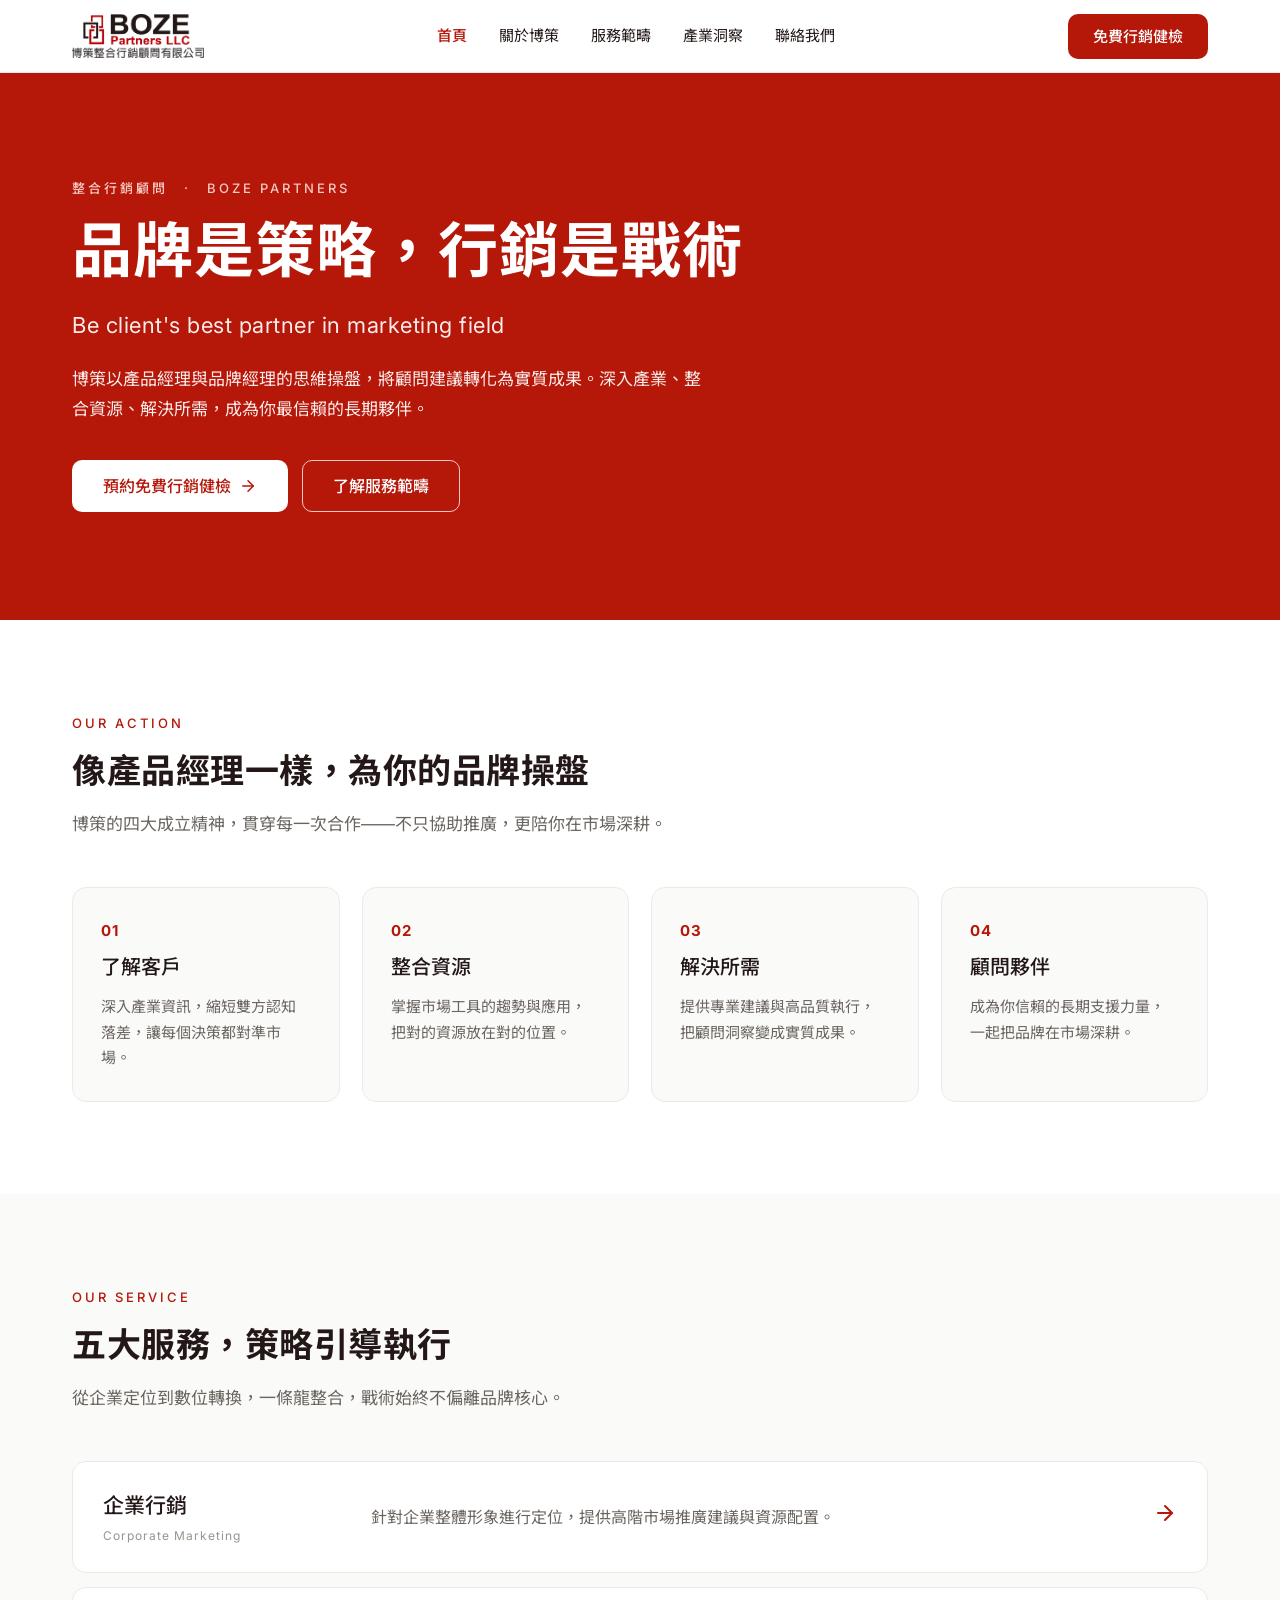
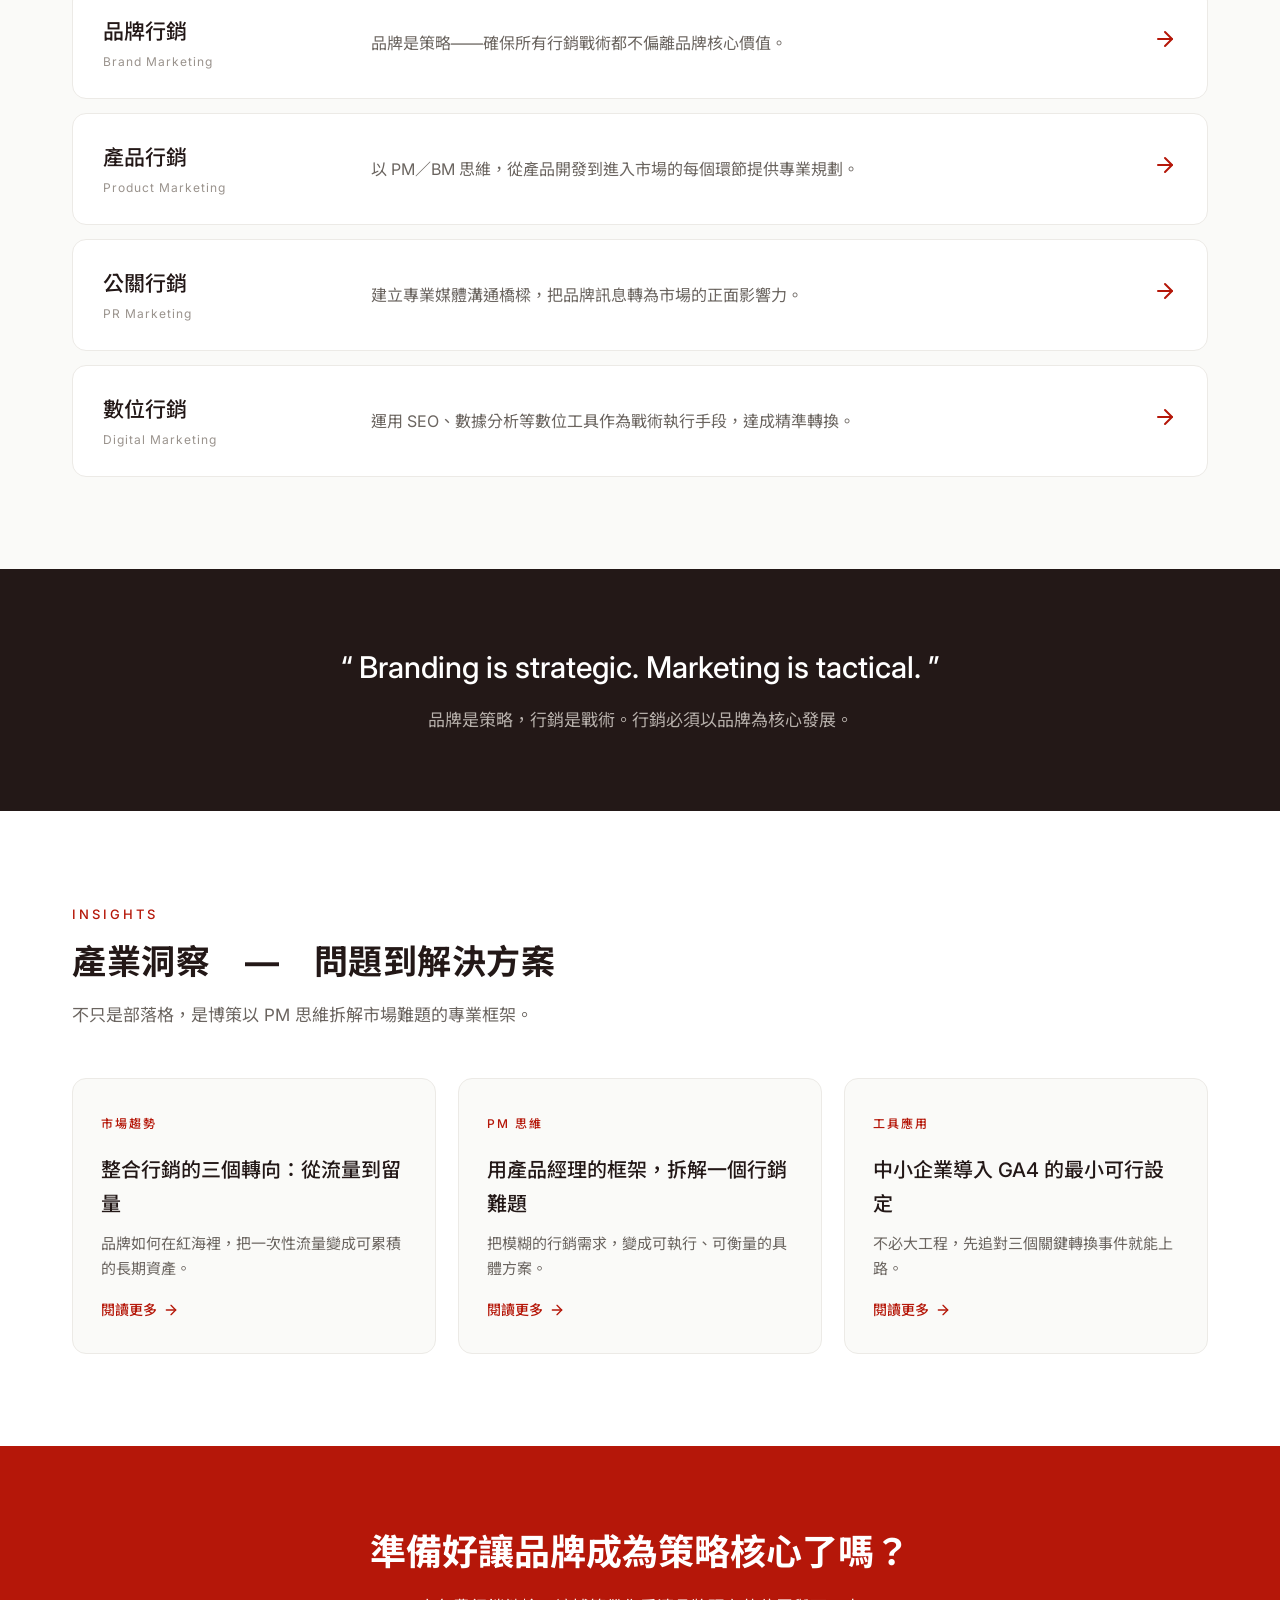
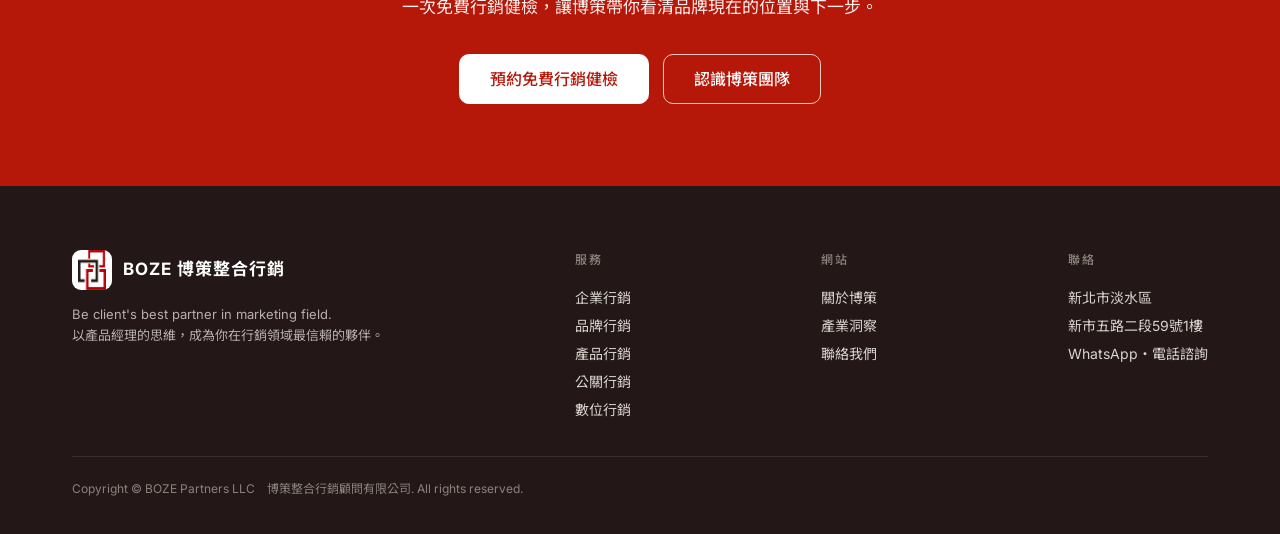
<file: index.html>
<!DOCTYPE html>
<html lang="zh-Hant">
<head>
<meta charset="UTF-8">
<meta name="viewport" content="width=device-width, initial-scale=1.0">
<title>博策整合行銷 BOZE Partners｜品牌是策略，行銷是戰術</title>
<meta name="description" content="博策整合行銷以產品經理與品牌經理的思維操盤，提供企業、品牌、產品、公關、數位五大整合行銷服務，成為客戶在行銷領域最信賴的長期夥伴。">
<link rel="icon" type="image/png" href="logo-mark.png">
<link rel="stylesheet" href="styles.css">
</head>
<body>

<!-- ============ NAV ============ -->
<header class="nav">
  <div class="container nav-inner">
    <a href="index.html" class="brand"><img src="logo-full.png" class="brand-logo" alt="BOZE 博策整合行銷顧問有限公司"></a>
    <ul class="nav-links">
      <li><a href="index.html" class="active">首頁</a></li>
      <li><a href="about.html">關於博策</a></li>
      <li><a href="services.html">服務範疇</a></li>
      <li><a href="insights.html">產業洞察</a></li>
      <li><a href="contact.html">聯絡我們</a></li>
    </ul>
    <div class="nav-cta">
      <a href="contact.html" class="btn btn-primary">免費行銷健檢</a>
    </div>
    <button class="nav-toggle" aria-label="開啟選單">
      <svg viewBox="0 0 24 24" fill="none" stroke="currentColor" stroke-width="2" stroke-linecap="round"><path d="M4 6h16"/><path d="M4 12h16"/><path d="M4 18h16"/></svg>
    </button>
  </div>
</header>

<!-- ============ HERO 磚紅塊面 ============ -->
<section class="hero">
  <div class="container">
    <div class="eyebrow">整合行銷顧問　·　BOZE PARTNERS</div>
    <h1>品牌是策略，行銷是戰術</h1>
    <div class="lead-en">Be client's best partner in marketing field</div>
    <p class="lead">博策以產品經理與品牌經理的思維操盤，將顧問建議轉化為實質成果。深入產業、整合資源、解決所需，成為你最信賴的長期夥伴。</p>
    <div class="hero-actions">
      <a href="contact.html" class="btn btn-light btn-lg">預約免費行銷健檢
        <svg viewBox="0 0 24 24" fill="none" stroke="currentColor" stroke-width="2" stroke-linecap="round" stroke-linejoin="round"><path d="M5 12h14"/><path d="m12 5 7 7-7 7"/></svg></a>
      <a href="services.html" class="btn btn-ghost-light btn-lg">了解服務範疇</a>
    </div>
  </div>
</section>

<!-- ============ 四大精神 ============ -->
<section class="section bg-white">
  <div class="container">
    <div class="section-head reveal">
      <div class="eyebrow">Our Action</div>
      <h2 class="section-title">像產品經理一樣，為你的品牌操盤</h2>
      <p class="section-sub">博策的四大成立精神，貫穿每一次合作——不只協助推廣，更陪你在市場深耕。</p>
    </div>
    <div class="grid grid-4">
      <div class="card reveal"><div class="num">01</div><h3>了解客戶</h3><p>深入產業資訊，縮短雙方認知落差，讓每個決策都對準市場。</p></div>
      <div class="card reveal"><div class="num">02</div><h3>整合資源</h3><p>掌握市場工具的趨勢與應用，把對的資源放在對的位置。</p></div>
      <div class="card reveal"><div class="num">03</div><h3>解決所需</h3><p>提供專業建議與高品質執行，把顧問洞察變成實質成果。</p></div>
      <div class="card reveal"><div class="num">04</div><h3>顧問夥伴</h3><p>成為你信賴的長期支援力量，一起把品牌在市場深耕。</p></div>
    </div>
  </div>
</section>

<!-- ============ 五大服務 ============ -->
<section class="section bg-off">
  <div class="container">
    <div class="section-head reveal">
      <div class="eyebrow">Our Service</div>
      <h2 class="section-title">五大服務，策略引導執行</h2>
      <p class="section-sub">從企業定位到數位轉換，一條龍整合，戰術始終不偏離品牌核心。</p>
    </div>
    <div class="grid" style="gap:14px">
      <a href="services.html" class="srow reveal">
        <div class="s-head"><h3>企業行銷</h3><div class="en">Corporate Marketing</div></div>
        <p>針對企業整體形象進行定位，提供高階市場推廣建議與資源配置。</p>
        <span class="arrow"><svg viewBox="0 0 24 24" fill="none" stroke="currentColor" stroke-width="2" stroke-linecap="round" stroke-linejoin="round"><path d="M5 12h14"/><path d="m12 5 7 7-7 7"/></svg></span>
      </a>
      <a href="services.html" class="srow reveal">
        <div class="s-head"><h3>品牌行銷</h3><div class="en">Brand Marketing</div></div>
        <p>品牌是策略——確保所有行銷戰術都不偏離品牌核心價值。</p>
        <span class="arrow"><svg viewBox="0 0 24 24" fill="none" stroke="currentColor" stroke-width="2" stroke-linecap="round" stroke-linejoin="round"><path d="M5 12h14"/><path d="m12 5 7 7-7 7"/></svg></span>
      </a>
      <a href="services.html" class="srow reveal">
        <div class="s-head"><h3>產品行銷</h3><div class="en">Product Marketing</div></div>
        <p>以 PM／BM 思維，從產品開發到進入市場的每個環節提供專業規劃。</p>
        <span class="arrow"><svg viewBox="0 0 24 24" fill="none" stroke="currentColor" stroke-width="2" stroke-linecap="round" stroke-linejoin="round"><path d="M5 12h14"/><path d="m12 5 7 7-7 7"/></svg></span>
      </a>
      <a href="services.html" class="srow reveal">
        <div class="s-head"><h3>公關行銷</h3><div class="en">PR Marketing</div></div>
        <p>建立專業媒體溝通橋樑，把品牌訊息轉為市場的正面影響力。</p>
        <span class="arrow"><svg viewBox="0 0 24 24" fill="none" stroke="currentColor" stroke-width="2" stroke-linecap="round" stroke-linejoin="round"><path d="M5 12h14"/><path d="m12 5 7 7-7 7"/></svg></span>
      </a>
      <a href="services.html" class="srow reveal">
        <div class="s-head"><h3>數位行銷</h3><div class="en">Digital Marketing</div></div>
        <p>運用 SEO、數據分析等數位工具作為戰術執行手段，達成精準轉換。</p>
        <span class="arrow"><svg viewBox="0 0 24 24" fill="none" stroke="currentColor" stroke-width="2" stroke-linecap="round" stroke-linejoin="round"><path d="M5 12h14"/><path d="m12 5 7 7-7 7"/></svg></span>
      </a>
    </div>
  </div>
</section>

<!-- ============ 品牌金句 ============ -->
<section class="bg-ink">
  <div class="container quote reveal">
    <div class="q">&ldquo; Branding is strategic. Marketing is tactical. &rdquo;</div>
    <div class="q-zh">品牌是策略，行銷是戰術。行銷必須以品牌為核心發展。</div>
  </div>
</section>

<!-- ============ 產業洞察 preview ============ -->
<section class="section bg-white">
  <div class="container">
    <div class="section-head reveal">
      <div class="eyebrow">Insights</div>
      <h2 class="section-title">產業洞察　—　問題到解決方案</h2>
      <p class="section-sub">不只是部落格，是博策以 PM 思維拆解市場難題的專業框架。</p>
    </div>
    <div class="grid grid-3">
      <a href="insights.html" class="card reveal"><span class="tag">市場趨勢</span><h3>整合行銷的三個轉向：從流量到留量</h3><p>品牌如何在紅海裡，把一次性流量變成可累積的長期資產。</p><span class="more">閱讀更多 <svg viewBox="0 0 24 24" fill="none" stroke="currentColor" stroke-width="2" stroke-linecap="round" stroke-linejoin="round"><path d="M5 12h14"/><path d="m12 5 7 7-7 7"/></svg></span></a>
      <a href="insights.html" class="card reveal"><span class="tag">PM 思維</span><h3>用產品經理的框架，拆解一個行銷難題</h3><p>把模糊的行銷需求，變成可執行、可衡量的具體方案。</p><span class="more">閱讀更多 <svg viewBox="0 0 24 24" fill="none" stroke="currentColor" stroke-width="2" stroke-linecap="round" stroke-linejoin="round"><path d="M5 12h14"/><path d="m12 5 7 7-7 7"/></svg></span></a>
      <a href="insights.html" class="card reveal"><span class="tag">工具應用</span><h3>中小企業導入 GA4 的最小可行設定</h3><p>不必大工程，先追對三個關鍵轉換事件就能上路。</p><span class="more">閱讀更多 <svg viewBox="0 0 24 24" fill="none" stroke="currentColor" stroke-width="2" stroke-linecap="round" stroke-linejoin="round"><path d="M5 12h14"/><path d="m12 5 7 7-7 7"/></svg></span></a>
    </div>
  </div>
</section>

<!-- ============ CTA 磚紅塊面 ============ -->
<section class="bg-red">
  <div class="container cta reveal">
    <h2>準備好讓品牌成為策略核心了嗎？</h2>
    <p>一次免費行銷健檢，讓博策帶你看清品牌現在的位置與下一步。</p>
    <div class="cta-actions">
      <a href="contact.html" class="btn btn-light btn-lg">預約免費行銷健檢</a>
      <a href="about.html" class="btn btn-ghost-light btn-lg">認識博策團隊</a>
    </div>
  </div>
</section>

<!-- ============ FOOTER ============ -->
<footer class="footer">
  <div class="container">
    <div class="footer-top">
      <div class="fbrand">
        <div class="brand"><span class="mark-chip"><img src="logo-mark.png" alt="BOZE 標記"></span><span class="brand-name">BOZE 博策整合行銷</span></div>
        <p class="ftag">Be client's best partner in marketing field.<br>以產品經理的思維，成為你在行銷領域最信賴的夥伴。</p>
      </div>
      <div class="fcol">
        <h5>服務</h5>
        <a href="services.html">企業行銷</a><br><a href="services.html">品牌行銷</a><br><a href="services.html">產品行銷</a><br><a href="services.html">公關行銷</a><br><a href="services.html">數位行銷</a>
      </div>
      <div class="fcol">
        <h5>網站</h5>
        <a href="about.html">關於博策</a><br><a href="insights.html">產業洞察</a><br><a href="contact.html">聯絡我們</a>
      </div>
      <div class="fcol">
        <h5>聯絡</h5>
        <p>新北市淡水區<br>新市五路二段59號1樓</p>
        <p>WhatsApp・電話諮詢</p>
      </div>
    </div>
    <div class="footer-divider"></div>
    <div class="footer-copy">Copyright © BOZE Partners LLC　博策整合行銷顧問有限公司. All rights reserved.</div>
  </div>
</footer>

<script src="script.js"></script>
</body>
</html>
</file>
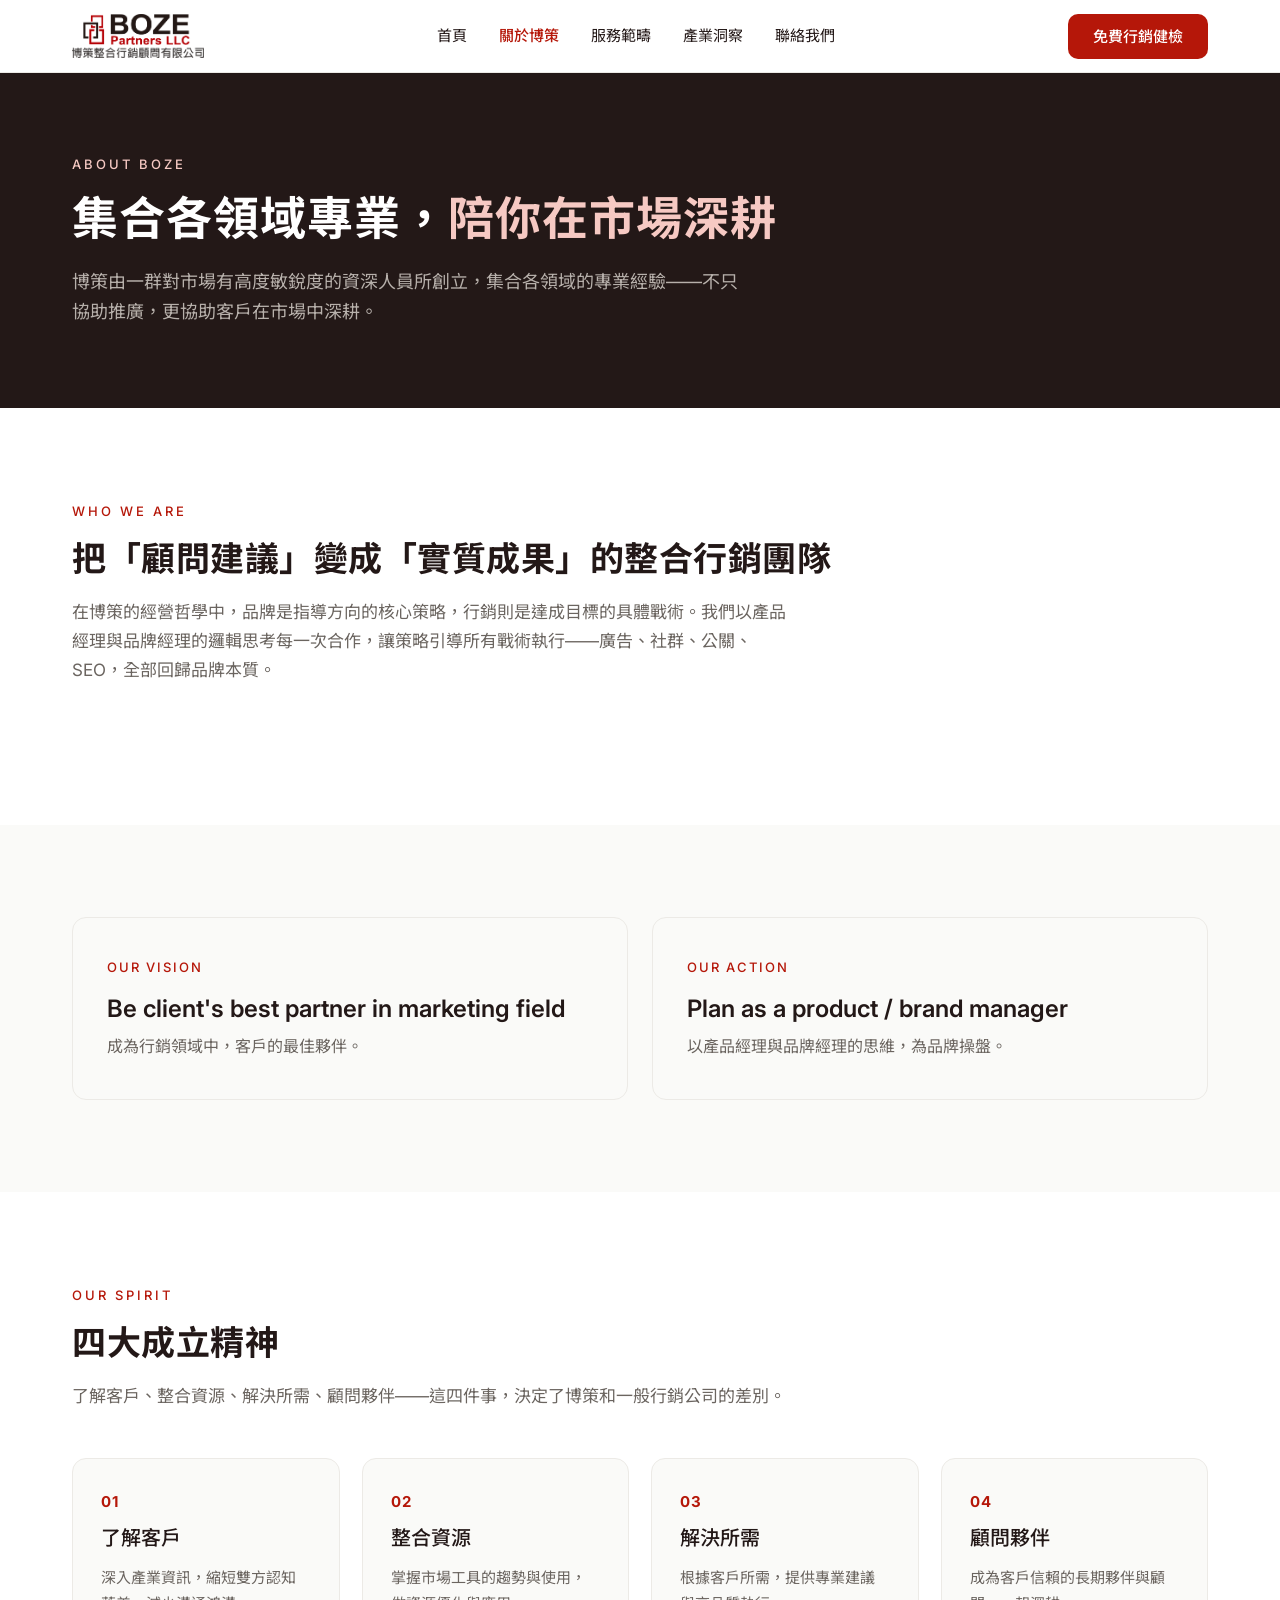
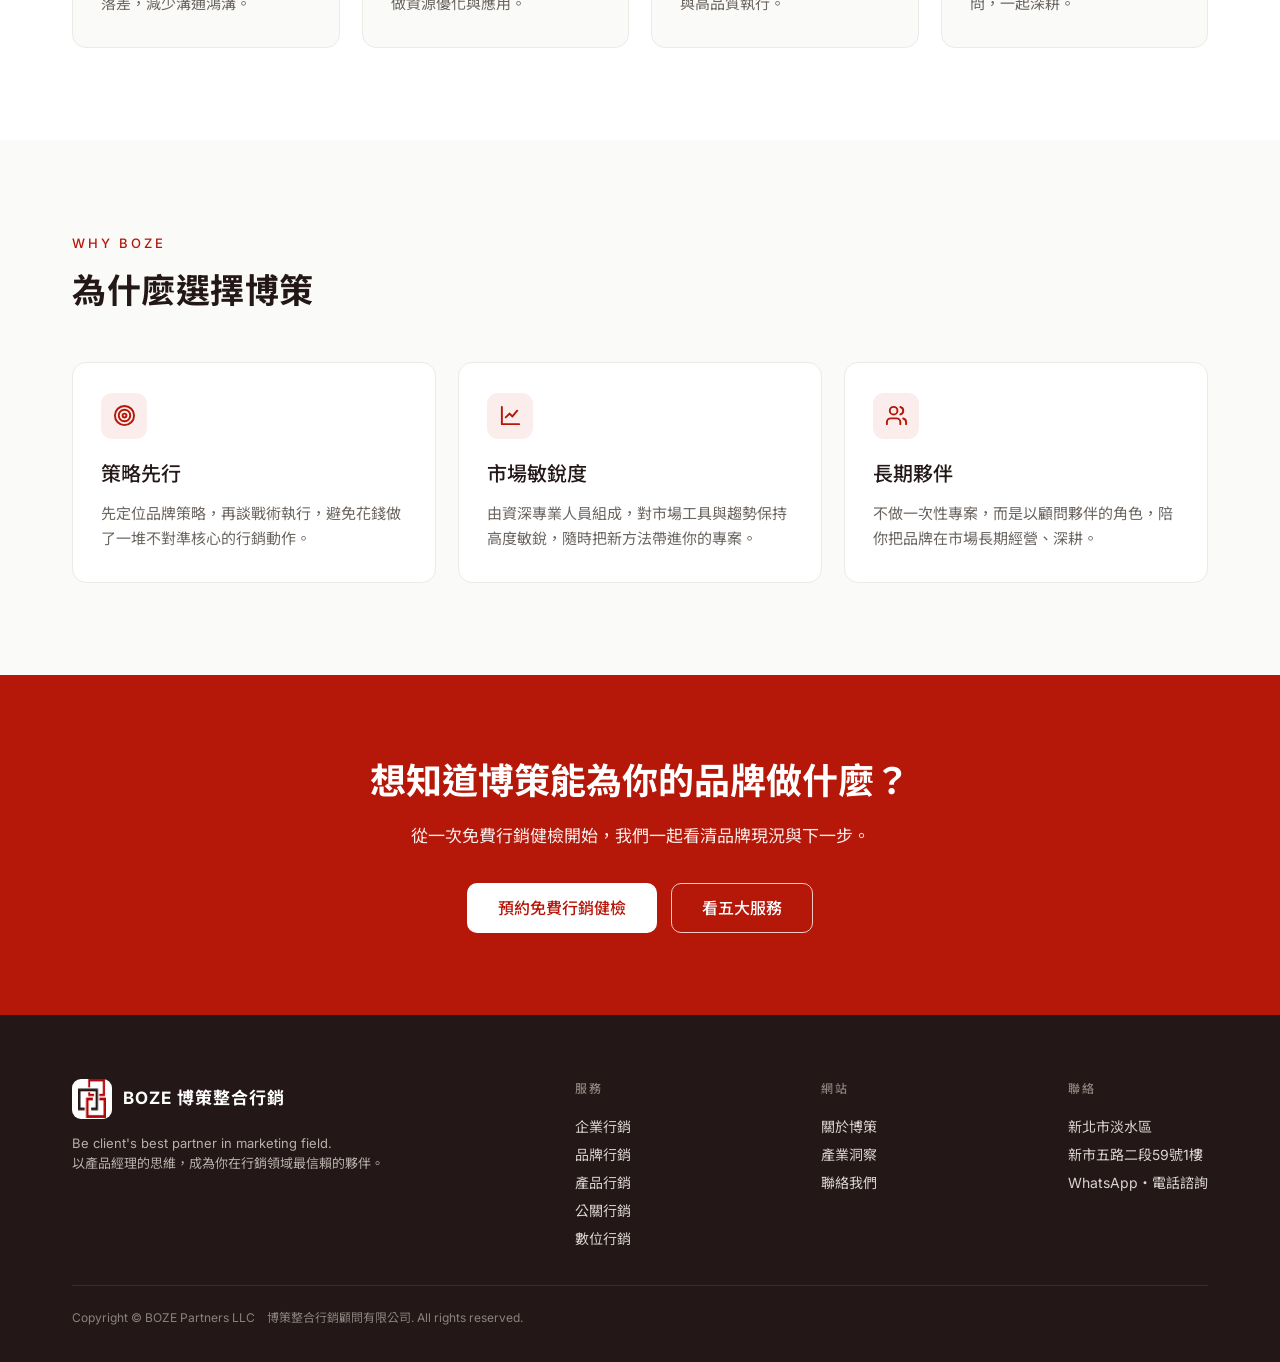
<file: about.html>
<!DOCTYPE html>
<html lang="zh-Hant">
<head>
<meta charset="UTF-8">
<meta name="viewport" content="width=device-width, initial-scale=1.0">
<title>關於博策｜BOZE 博策整合行銷</title>
<meta name="description" content="博策由一群對市場有高度敏銳度的資深專業人員創立，集合各領域專業經驗，以顧問夥伴的角色協助客戶在市場中深耕。">
<link rel="icon" type="image/png" href="logo-mark.png">
<link rel="stylesheet" href="styles.css">
</head>
<body>

<header class="nav">
  <div class="container nav-inner">
    <a href="index.html" class="brand"><img src="logo-full.png" class="brand-logo" alt="BOZE 博策整合行銷顧問有限公司"></a>
    <ul class="nav-links">
      <li><a href="index.html">首頁</a></li>
      <li><a href="about.html" class="active">關於博策</a></li>
      <li><a href="services.html">服務範疇</a></li>
      <li><a href="insights.html">產業洞察</a></li>
      <li><a href="contact.html">聯絡我們</a></li>
    </ul>
    <div class="nav-cta"><a href="contact.html" class="btn btn-primary">免費行銷健檢</a></div>
    <button class="nav-toggle" aria-label="開啟選單"><svg viewBox="0 0 24 24" fill="none" stroke="currentColor" stroke-width="2" stroke-linecap="round"><path d="M4 6h16"/><path d="M4 12h16"/><path d="M4 18h16"/></svg></button>
  </div>
</header>

<section class="banner">
  <div class="container">
    <div class="eyebrow">About BOZE</div>
    <h1>集合各領域專業，<span class="accent">陪你在市場深耕</span></h1>
    <p>博策由一群對市場有高度敏銳度的資深人員所創立，集合各領域的專業經驗——不只協助推廣，更協助客戶在市場中深耕。</p>
  </div>
</section>

<!-- 核心陳述 -->
<section class="section bg-white">
  <div class="container">
    <div class="section-head reveal" style="max-width:820px">
      <div class="eyebrow">Who we are</div>
      <h2 class="section-title">把「顧問建議」變成「實質成果」的整合行銷團隊</h2>
      <p class="section-sub">在博策的經營哲學中，品牌是指導方向的核心策略，行銷則是達成目標的具體戰術。我們以產品經理與品牌經理的邏輯思考每一次合作，讓策略引導所有戰術執行——廣告、社群、公關、SEO，全部回歸品牌本質。</p>
    </div>
  </div>
</section>

<!-- Vision / Action -->
<section class="section bg-off">
  <div class="container">
    <div class="split">
      <div class="vcard reveal">
        <div class="k">Our Vision</div>
        <div class="en">Be client's best partner in marketing field</div>
        <div class="zh">成為行銷領域中，客戶的最佳夥伴。</div>
      </div>
      <div class="vcard reveal">
        <div class="k">Our Action</div>
        <div class="en">Plan as a product / brand manager</div>
        <div class="zh">以產品經理與品牌經理的思維，為品牌操盤。</div>
      </div>
    </div>
  </div>
</section>

<!-- 四大精神 -->
<section class="section bg-white">
  <div class="container">
    <div class="section-head reveal">
      <div class="eyebrow">Our Spirit</div>
      <h2 class="section-title">四大成立精神</h2>
      <p class="section-sub">了解客戶、整合資源、解決所需、顧問夥伴——這四件事，決定了博策和一般行銷公司的差別。</p>
    </div>
    <div class="grid grid-4">
      <div class="card reveal"><div class="num">01</div><h3>了解客戶</h3><p>深入產業資訊，縮短雙方認知落差，減少溝通鴻溝。</p></div>
      <div class="card reveal"><div class="num">02</div><h3>整合資源</h3><p>掌握市場工具的趨勢與使用，做資源優化與應用。</p></div>
      <div class="card reveal"><div class="num">03</div><h3>解決所需</h3><p>根據客戶所需，提供專業建議與高品質執行。</p></div>
      <div class="card reveal"><div class="num">04</div><h3>顧問夥伴</h3><p>成為客戶信賴的長期夥伴與顧問，一起深耕。</p></div>
    </div>
  </div>
</section>

<!-- 為什麼選博策 -->
<section class="section bg-off">
  <div class="container">
    <div class="section-head reveal">
      <div class="eyebrow">Why BOZE</div>
      <h2 class="section-title">為什麼選擇博策</h2>
    </div>
    <div class="grid grid-3">
      <div class="card reveal">
        <div class="icon"><svg viewBox="0 0 24 24" fill="none" stroke-width="2" stroke-linecap="round" stroke-linejoin="round"><circle cx="12" cy="12" r="10"/><circle cx="12" cy="12" r="6"/><circle cx="12" cy="12" r="2"/></svg></div>
        <h3>策略先行</h3><p>先定位品牌策略，再談戰術執行，避免花錢做了一堆不對準核心的行銷動作。</p>
      </div>
      <div class="card reveal">
        <div class="icon"><svg viewBox="0 0 24 24" fill="none" stroke-width="2" stroke-linecap="round" stroke-linejoin="round"><path d="M3 3v18h18"/><path d="m7 14 4-4 3 3 5-6"/></svg></div>
        <h3>市場敏銳度</h3><p>由資深專業人員組成，對市場工具與趨勢保持高度敏銳，隨時把新方法帶進你的專案。</p>
      </div>
      <div class="card reveal">
        <div class="icon"><svg viewBox="0 0 24 24" fill="none" stroke-width="2" stroke-linecap="round" stroke-linejoin="round"><path d="M16 21v-2a4 4 0 0 0-4-4H6a4 4 0 0 0-4 4v2"/><circle cx="9" cy="7" r="4"/><path d="M22 21v-2a4 4 0 0 0-3-3.87"/><path d="M16 3.13a4 4 0 0 1 0 7.75"/></svg></div>
        <h3>長期夥伴</h3><p>不做一次性專案，而是以顧問夥伴的角色，陪你把品牌在市場長期經營、深耕。</p>
      </div>
    </div>
  </div>
</section>

<section class="bg-red">
  <div class="container cta reveal">
    <h2>想知道博策能為你的品牌做什麼？</h2>
    <p>從一次免費行銷健檢開始，我們一起看清品牌現況與下一步。</p>
    <div class="cta-actions">
      <a href="contact.html" class="btn btn-light btn-lg">預約免費行銷健檢</a>
      <a href="services.html" class="btn btn-ghost-light btn-lg">看五大服務</a>
    </div>
  </div>
</section>

<footer class="footer">
  <div class="container">
    <div class="footer-top">
      <div class="fbrand"><div class="brand"><span class="mark-chip"><img src="logo-mark.png" alt="BOZE 標記"></span><span class="brand-name">BOZE 博策整合行銷</span></div><p class="ftag">Be client's best partner in marketing field.<br>以產品經理的思維，成為你在行銷領域最信賴的夥伴。</p></div>
      <div class="fcol"><h5>服務</h5><a href="services.html">企業行銷</a><br><a href="services.html">品牌行銷</a><br><a href="services.html">產品行銷</a><br><a href="services.html">公關行銷</a><br><a href="services.html">數位行銷</a></div>
      <div class="fcol"><h5>網站</h5><a href="about.html">關於博策</a><br><a href="insights.html">產業洞察</a><br><a href="contact.html">聯絡我們</a></div>
      <div class="fcol"><h5>聯絡</h5><p>新北市淡水區<br>新市五路二段59號1樓</p><p>WhatsApp・電話諮詢</p></div>
    </div>
    <div class="footer-divider"></div>
    <div class="footer-copy">Copyright © BOZE Partners LLC　博策整合行銷顧問有限公司. All rights reserved.</div>
  </div>
</footer>

<script src="script.js"></script>
</body>
</html>
</file>
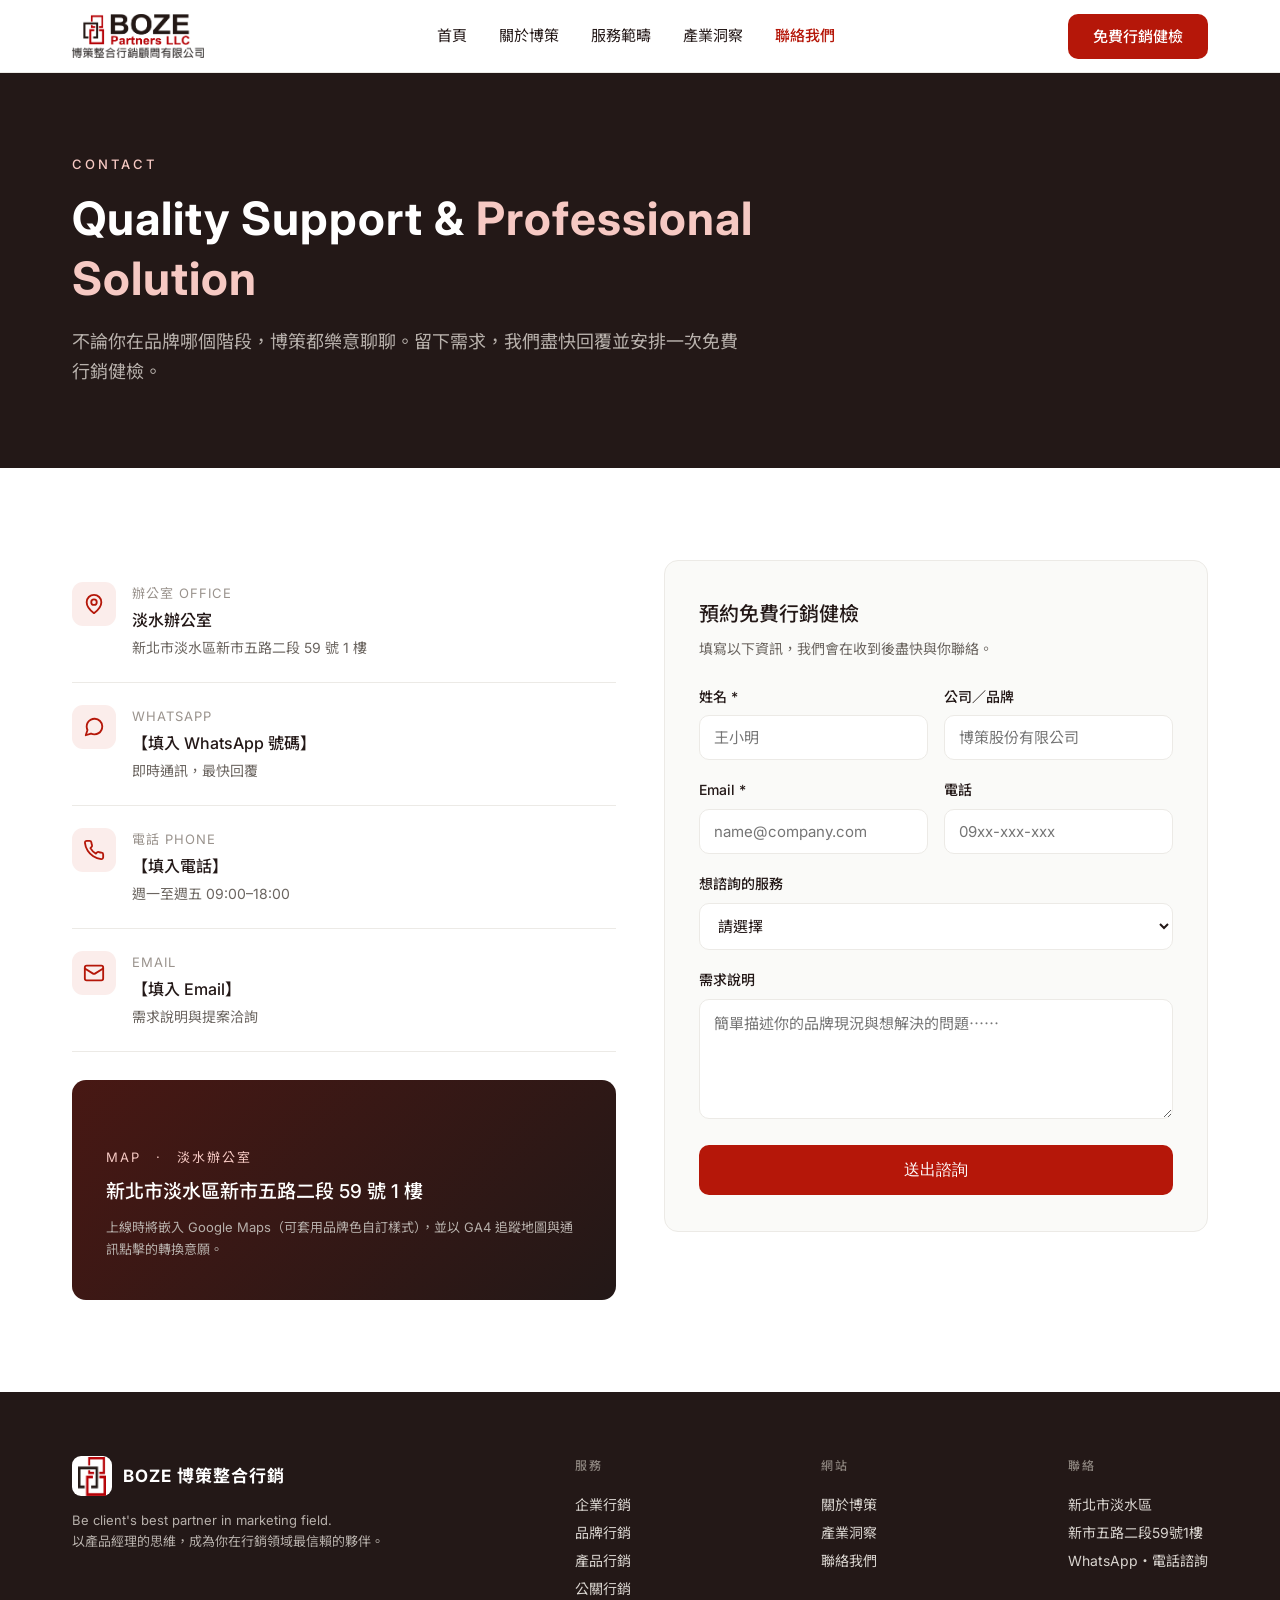
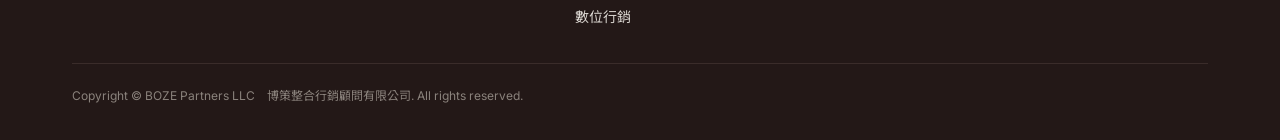
<file: contact.html>
<!DOCTYPE html>
<html lang="zh-Hant">
<head>
<meta charset="UTF-8">
<meta name="viewport" content="width=device-width, initial-scale=1.0">
<title>聯絡我們｜BOZE 博策整合行銷</title>
<meta name="description" content="與博策整合行銷聯絡。淡水辦公室位於新北市淡水區新市五路二段59號1樓，歡迎透過 WhatsApp、電話或表單預約免費行銷健檢。">
<link rel="icon" type="image/png" href="logo-mark.png">
<link rel="stylesheet" href="styles.css">
</head>
<body>

<header class="nav">
  <div class="container nav-inner">
    <a href="index.html" class="brand"><img src="logo-full.png" class="brand-logo" alt="BOZE 博策整合行銷顧問有限公司"></a>
    <ul class="nav-links">
      <li><a href="index.html">首頁</a></li>
      <li><a href="about.html">關於博策</a></li>
      <li><a href="services.html">服務範疇</a></li>
      <li><a href="insights.html">產業洞察</a></li>
      <li><a href="contact.html" class="active">聯絡我們</a></li>
    </ul>
    <div class="nav-cta"><a href="contact.html" class="btn btn-primary">免費行銷健檢</a></div>
    <button class="nav-toggle" aria-label="開啟選單"><svg viewBox="0 0 24 24" fill="none" stroke="currentColor" stroke-width="2" stroke-linecap="round"><path d="M4 6h16"/><path d="M4 12h16"/><path d="M4 18h16"/></svg></button>
  </div>
</header>

<section class="banner">
  <div class="container">
    <div class="eyebrow">Contact</div>
    <h1>Quality Support &amp; <span class="accent">Professional Solution</span></h1>
    <p>不論你在品牌哪個階段，博策都樂意聊聊。留下需求，我們盡快回覆並安排一次免費行銷健檢。</p>
  </div>
</section>

<section class="section bg-white">
  <div class="container">
    <div class="contact-grid">

      <!-- 左：聯絡資訊 + 地圖 -->
      <div class="reveal">
        <div class="info-item">
          <div class="ic"><svg viewBox="0 0 24 24" fill="none" stroke-width="2" stroke-linecap="round" stroke-linejoin="round"><path d="M20 10c0 6-8 12-8 12s-8-6-8-12a8 8 0 0 1 16 0Z"/><circle cx="12" cy="10" r="3"/></svg></div>
          <div><div class="k">辦公室 OFFICE</div><div class="v">淡水辦公室<small>新北市淡水區新市五路二段 59 號 1 樓</small></div></div>
        </div>
        <div class="info-item">
          <div class="ic"><svg viewBox="0 0 24 24" fill="none" stroke-width="2" stroke-linecap="round" stroke-linejoin="round"><path d="M21 11.5a8.38 8.38 0 0 1-.9 3.8 8.5 8.5 0 0 1-7.6 4.7 8.38 8.38 0 0 1-3.8-.9L3 21l1.9-5.7a8.38 8.38 0 0 1-.9-3.8 8.5 8.5 0 0 1 4.7-7.6 8.38 8.38 0 0 1 3.8-.9h.5a8.48 8.48 0 0 1 8 8v.5Z"/></svg></div>
          <div><div class="k">WHATSAPP</div><div class="v">【填入 WhatsApp 號碼】<small>即時通訊，最快回覆</small></div></div>
        </div>
        <div class="info-item">
          <div class="ic"><svg viewBox="0 0 24 24" fill="none" stroke-width="2" stroke-linecap="round" stroke-linejoin="round"><path d="M22 16.92v3a2 2 0 0 1-2.18 2 19.79 19.79 0 0 1-8.63-3.07 19.5 19.5 0 0 1-6-6 19.79 19.79 0 0 1-3.07-8.67A2 2 0 0 1 4.11 2h3a2 2 0 0 1 2 1.72c.13.98.36 1.93.7 2.85a2 2 0 0 1-.45 2.11L8.09 9.91a16 16 0 0 0 6 6l1.23-1.23a2 2 0 0 1 2.11-.45c.92.34 1.87.57 2.85.7A2 2 0 0 1 22 16.92Z"/></svg></div>
          <div><div class="k">電話 PHONE</div><div class="v">【填入電話】<small>週一至週五 09:00–18:00</small></div></div>
        </div>
        <div class="info-item">
          <div class="ic"><svg viewBox="0 0 24 24" fill="none" stroke-width="2" stroke-linecap="round" stroke-linejoin="round"><rect x="2" y="4" width="20" height="16" rx="2"/><path d="m22 7-8.97 5.7a1.94 1.94 0 0 1-2.06 0L2 7"/></svg></div>
          <div><div class="k">EMAIL</div><div class="v">【填入 Email】<small>需求說明與提案洽詢</small></div></div>
        </div>

        <div class="map-box" style="margin-top:28px">
          <div class="mk">MAP　·　淡水辦公室</div>
          <div class="ma">新北市淡水區新市五路二段 59 號 1 樓</div>
          <div class="note">上線時將嵌入 Google Maps（可套用品牌色自訂樣式），並以 GA4 追蹤地圖與通訊點擊的轉換意願。</div>
        </div>
      </div>

      <!-- 右：表單 -->
      <div class="reveal">
        <form class="form" id="contact-form">
          <h3>預約免費行銷健檢</h3>
          <p class="form-sub">填寫以下資訊，我們會在收到後盡快與你聯絡。</p>
          <div class="field-row">
            <div class="field"><label>姓名 *</label><input type="text" name="name" placeholder="王小明" required></div>
            <div class="field"><label>公司／品牌</label><input type="text" name="company" placeholder="博策股份有限公司"></div>
          </div>
          <div class="field-row">
            <div class="field"><label>Email *</label><input type="email" name="email" placeholder="name@company.com" required></div>
            <div class="field"><label>電話</label><input type="tel" name="phone" placeholder="09xx-xxx-xxx"></div>
          </div>
          <div class="field">
            <label>想諮詢的服務</label>
            <select name="service">
              <option value="">請選擇</option>
              <option>企業行銷</option>
              <option>品牌行銷</option>
              <option>產品行銷</option>
              <option>公關行銷</option>
              <option>數位行銷</option>
              <option>還不確定，想先諮詢</option>
            </select>
          </div>
          <div class="field"><label>需求說明</label><textarea name="message" placeholder="簡單描述你的品牌現況與想解決的問題⋯⋯"></textarea></div>
          <button type="submit" class="btn btn-primary btn-lg" style="width:100%;justify-content:center">送出諮詢</button>
          <p class="form-msg" style="display:none;margin-top:16px;color:var(--red);font-size:15px;font-weight:500">已收到你的諮詢，博策會盡快與你聯絡。（此為前端示範，正式上線需接後端或表單服務）</p>
        </form>
      </div>

    </div>
  </div>
</section>

<footer class="footer">
  <div class="container">
    <div class="footer-top">
      <div class="fbrand"><div class="brand"><span class="mark-chip"><img src="logo-mark.png" alt="BOZE 標記"></span><span class="brand-name">BOZE 博策整合行銷</span></div><p class="ftag">Be client's best partner in marketing field.<br>以產品經理的思維，成為你在行銷領域最信賴的夥伴。</p></div>
      <div class="fcol"><h5>服務</h5><a href="services.html">企業行銷</a><br><a href="services.html">品牌行銷</a><br><a href="services.html">產品行銷</a><br><a href="services.html">公關行銷</a><br><a href="services.html">數位行銷</a></div>
      <div class="fcol"><h5>網站</h5><a href="about.html">關於博策</a><br><a href="insights.html">產業洞察</a><br><a href="contact.html">聯絡我們</a></div>
      <div class="fcol"><h5>聯絡</h5><p>新北市淡水區<br>新市五路二段59號1樓</p><p>WhatsApp・電話諮詢</p></div>
    </div>
    <div class="footer-divider"></div>
    <div class="footer-copy">Copyright © BOZE Partners LLC　博策整合行銷顧問有限公司. All rights reserved.</div>
  </div>
</footer>

<script src="script.js"></script>
</body>
</html>
</file>
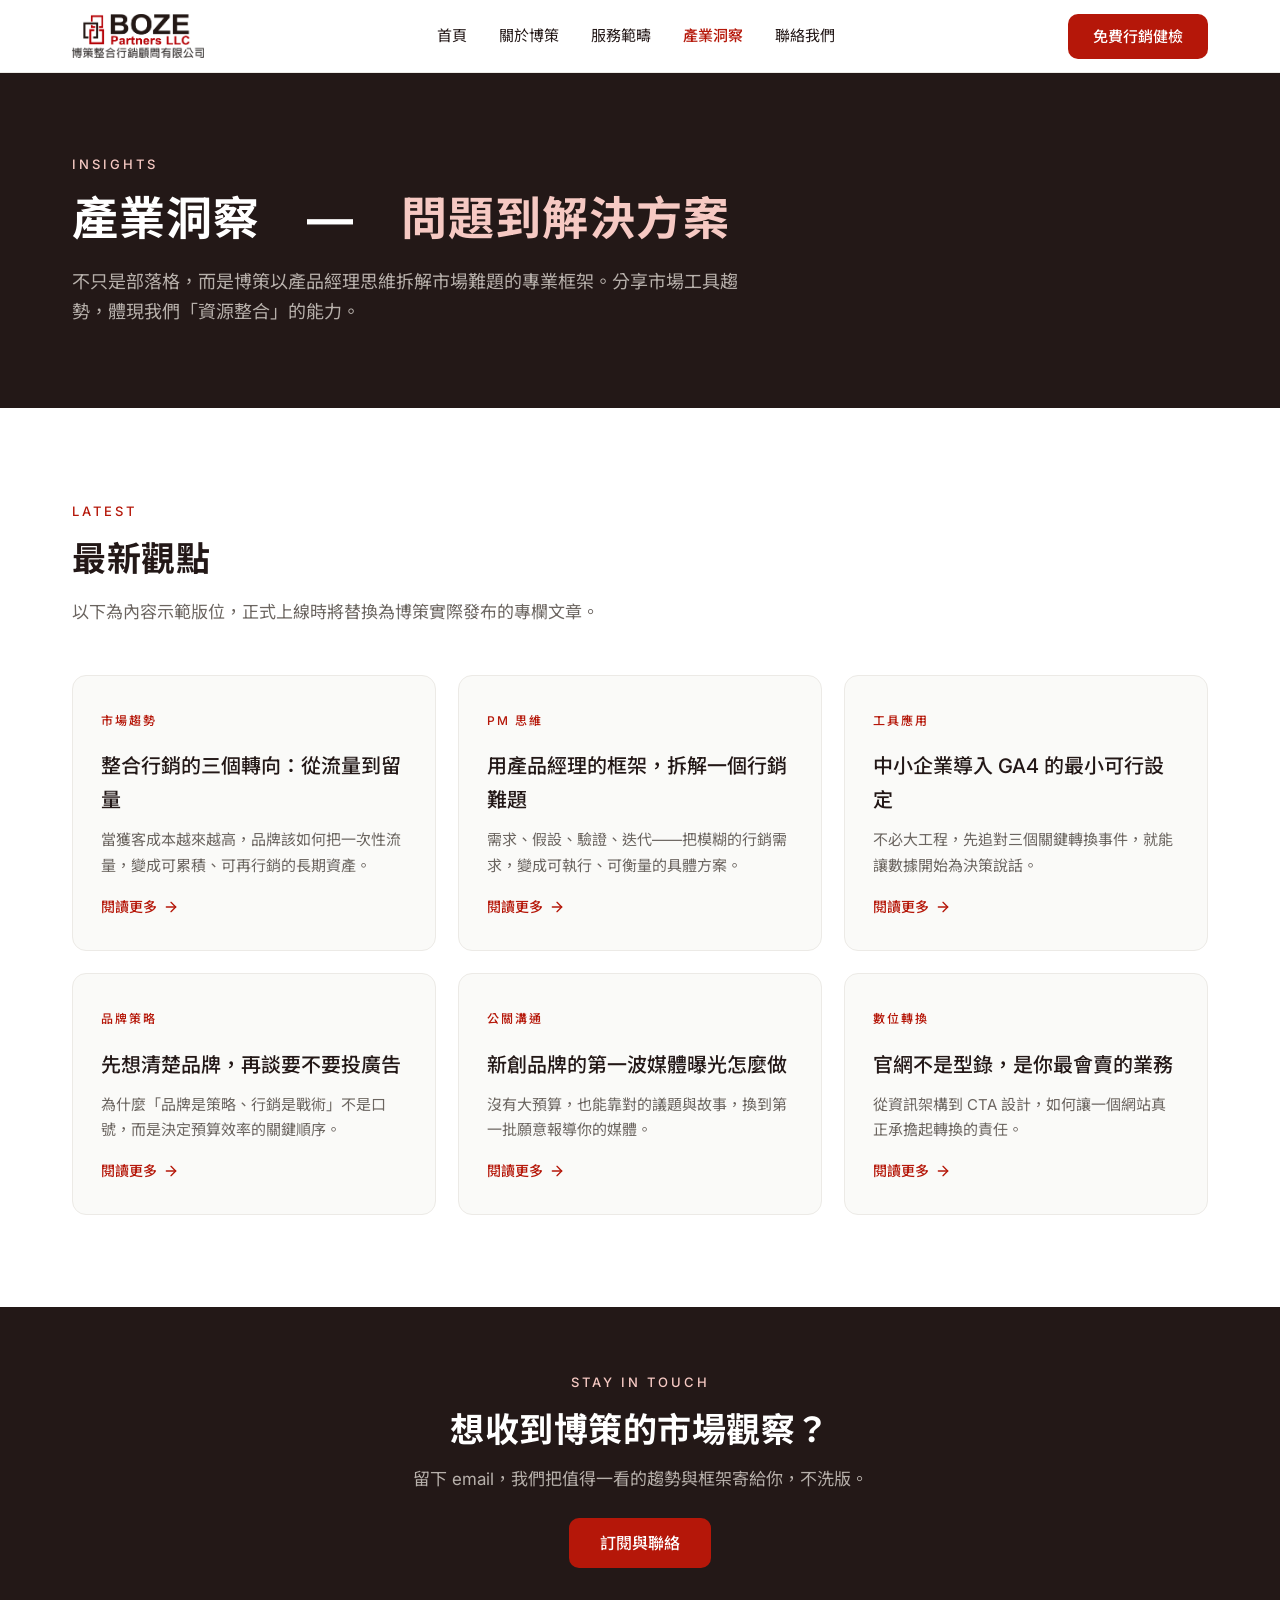
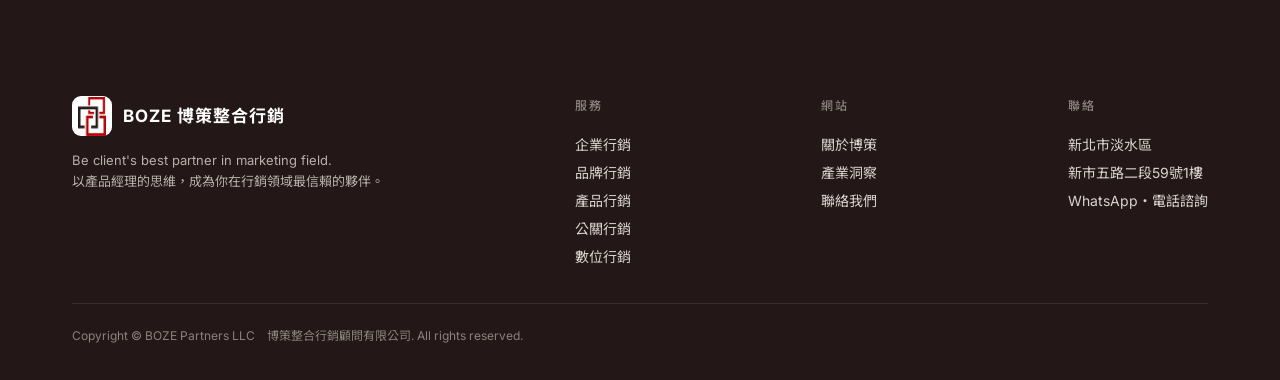
<file: insights.html>
<!DOCTYPE html>
<html lang="zh-Hant">
<head>
<meta charset="UTF-8">
<meta name="viewport" content="width=device-width, initial-scale=1.0">
<title>產業洞察｜BOZE 博策整合行銷</title>
<meta name="description" content="博策以產品經理思維拆解市場難題，分享市場趨勢、PM 思維與行銷工具應用的專業框架與觀點。">
<link rel="icon" type="image/png" href="logo-mark.png">
<link rel="stylesheet" href="styles.css">
</head>
<body>

<header class="nav">
  <div class="container nav-inner">
    <a href="index.html" class="brand"><img src="logo-full.png" class="brand-logo" alt="BOZE 博策整合行銷顧問有限公司"></a>
    <ul class="nav-links">
      <li><a href="index.html">首頁</a></li>
      <li><a href="about.html">關於博策</a></li>
      <li><a href="services.html">服務範疇</a></li>
      <li><a href="insights.html" class="active">產業洞察</a></li>
      <li><a href="contact.html">聯絡我們</a></li>
    </ul>
    <div class="nav-cta"><a href="contact.html" class="btn btn-primary">免費行銷健檢</a></div>
    <button class="nav-toggle" aria-label="開啟選單"><svg viewBox="0 0 24 24" fill="none" stroke="currentColor" stroke-width="2" stroke-linecap="round"><path d="M4 6h16"/><path d="M4 12h16"/><path d="M4 18h16"/></svg></button>
  </div>
</header>

<section class="banner">
  <div class="container">
    <div class="eyebrow">Insights</div>
    <h1>產業洞察　—　<span class="accent">問題到解決方案</span></h1>
    <p>不只是部落格，而是博策以產品經理思維拆解市場難題的專業框架。分享市場工具趨勢，體現我們「資源整合」的能力。</p>
  </div>
</section>

<section class="section bg-white">
  <div class="container">
    <div class="section-head reveal">
      <div class="eyebrow">Latest</div>
      <h2 class="section-title">最新觀點</h2>
      <p class="section-sub">以下為內容示範版位，正式上線時將替換為博策實際發布的專欄文章。</p>
    </div>
    <div class="grid grid-3">
      <a href="#" class="card reveal"><span class="tag">市場趨勢</span><h3>整合行銷的三個轉向：從流量到留量</h3><p>當獲客成本越來越高，品牌該如何把一次性流量，變成可累積、可再行銷的長期資產。</p><span class="more">閱讀更多 <svg viewBox="0 0 24 24" fill="none" stroke="currentColor" stroke-width="2" stroke-linecap="round" stroke-linejoin="round"><path d="M5 12h14"/><path d="m12 5 7 7-7 7"/></svg></span></a>
      <a href="#" class="card reveal"><span class="tag">PM 思維</span><h3>用產品經理的框架，拆解一個行銷難題</h3><p>需求、假設、驗證、迭代——把模糊的行銷需求，變成可執行、可衡量的具體方案。</p><span class="more">閱讀更多 <svg viewBox="0 0 24 24" fill="none" stroke="currentColor" stroke-width="2" stroke-linecap="round" stroke-linejoin="round"><path d="M5 12h14"/><path d="m12 5 7 7-7 7"/></svg></span></a>
      <a href="#" class="card reveal"><span class="tag">工具應用</span><h3>中小企業導入 GA4 的最小可行設定</h3><p>不必大工程，先追對三個關鍵轉換事件，就能讓數據開始為決策說話。</p><span class="more">閱讀更多 <svg viewBox="0 0 24 24" fill="none" stroke="currentColor" stroke-width="2" stroke-linecap="round" stroke-linejoin="round"><path d="M5 12h14"/><path d="m12 5 7 7-7 7"/></svg></span></a>
      <a href="#" class="card reveal"><span class="tag">品牌策略</span><h3>先想清楚品牌，再談要不要投廣告</h3><p>為什麼「品牌是策略、行銷是戰術」不是口號，而是決定預算效率的關鍵順序。</p><span class="more">閱讀更多 <svg viewBox="0 0 24 24" fill="none" stroke="currentColor" stroke-width="2" stroke-linecap="round" stroke-linejoin="round"><path d="M5 12h14"/><path d="m12 5 7 7-7 7"/></svg></span></a>
      <a href="#" class="card reveal"><span class="tag">公關溝通</span><h3>新創品牌的第一波媒體曝光怎麼做</h3><p>沒有大預算，也能靠對的議題與故事，換到第一批願意報導你的媒體。</p><span class="more">閱讀更多 <svg viewBox="0 0 24 24" fill="none" stroke="currentColor" stroke-width="2" stroke-linecap="round" stroke-linejoin="round"><path d="M5 12h14"/><path d="m12 5 7 7-7 7"/></svg></span></a>
      <a href="#" class="card reveal"><span class="tag">數位轉換</span><h3>官網不是型錄，是你最會賣的業務</h3><p>從資訊架構到 CTA 設計，如何讓一個網站真正承擔起轉換的責任。</p><span class="more">閱讀更多 <svg viewBox="0 0 24 24" fill="none" stroke="currentColor" stroke-width="2" stroke-linecap="round" stroke-linejoin="round"><path d="M5 12h14"/><path d="m12 5 7 7-7 7"/></svg></span></a>
    </div>
  </div>
</section>

<section class="bg-ink">
  <div class="container section-sm reveal" style="text-align:center">
    <div class="eyebrow">Stay in touch</div>
    <h2 class="section-title" style="margin:0 auto 12px">想收到博策的市場觀察？</h2>
    <p class="section-sub" style="margin:0 auto 24px">留下 email，我們把值得一看的趨勢與框架寄給你，不洗版。</p>
    <div class="cta-actions" style="justify-content:center">
      <a href="contact.html" class="btn btn-primary btn-lg">訂閱與聯絡</a>
    </div>
  </div>
</section>

<footer class="footer">
  <div class="container">
    <div class="footer-top">
      <div class="fbrand"><div class="brand"><span class="mark-chip"><img src="logo-mark.png" alt="BOZE 標記"></span><span class="brand-name">BOZE 博策整合行銷</span></div><p class="ftag">Be client's best partner in marketing field.<br>以產品經理的思維，成為你在行銷領域最信賴的夥伴。</p></div>
      <div class="fcol"><h5>服務</h5><a href="services.html">企業行銷</a><br><a href="services.html">品牌行銷</a><br><a href="services.html">產品行銷</a><br><a href="services.html">公關行銷</a><br><a href="services.html">數位行銷</a></div>
      <div class="fcol"><h5>網站</h5><a href="about.html">關於博策</a><br><a href="insights.html">產業洞察</a><br><a href="contact.html">聯絡我們</a></div>
      <div class="fcol"><h5>聯絡</h5><p>新北市淡水區<br>新市五路二段59號1樓</p><p>WhatsApp・電話諮詢</p></div>
    </div>
    <div class="footer-divider"></div>
    <div class="footer-copy">Copyright © BOZE Partners LLC　博策整合行銷顧問有限公司. All rights reserved.</div>
  </div>
</footer>

<script src="script.js"></script>
</body>
</html>
</file>
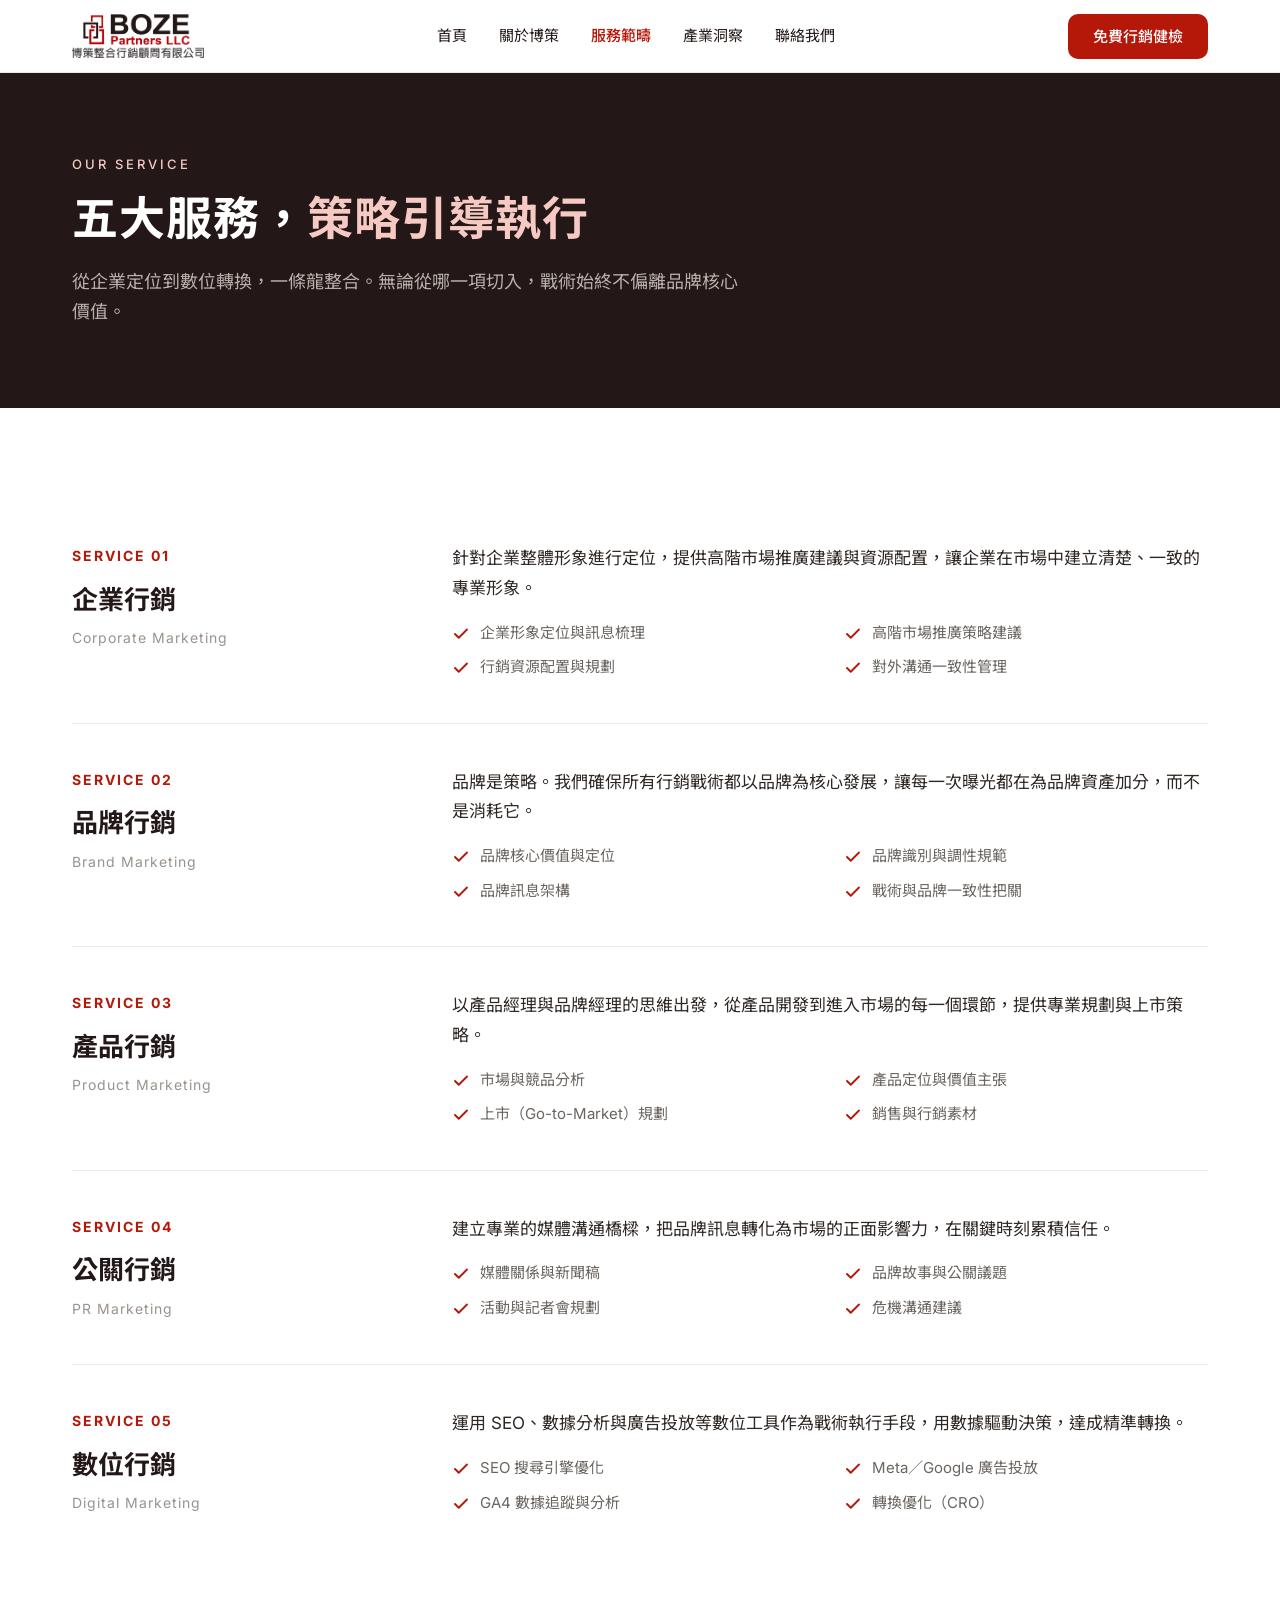
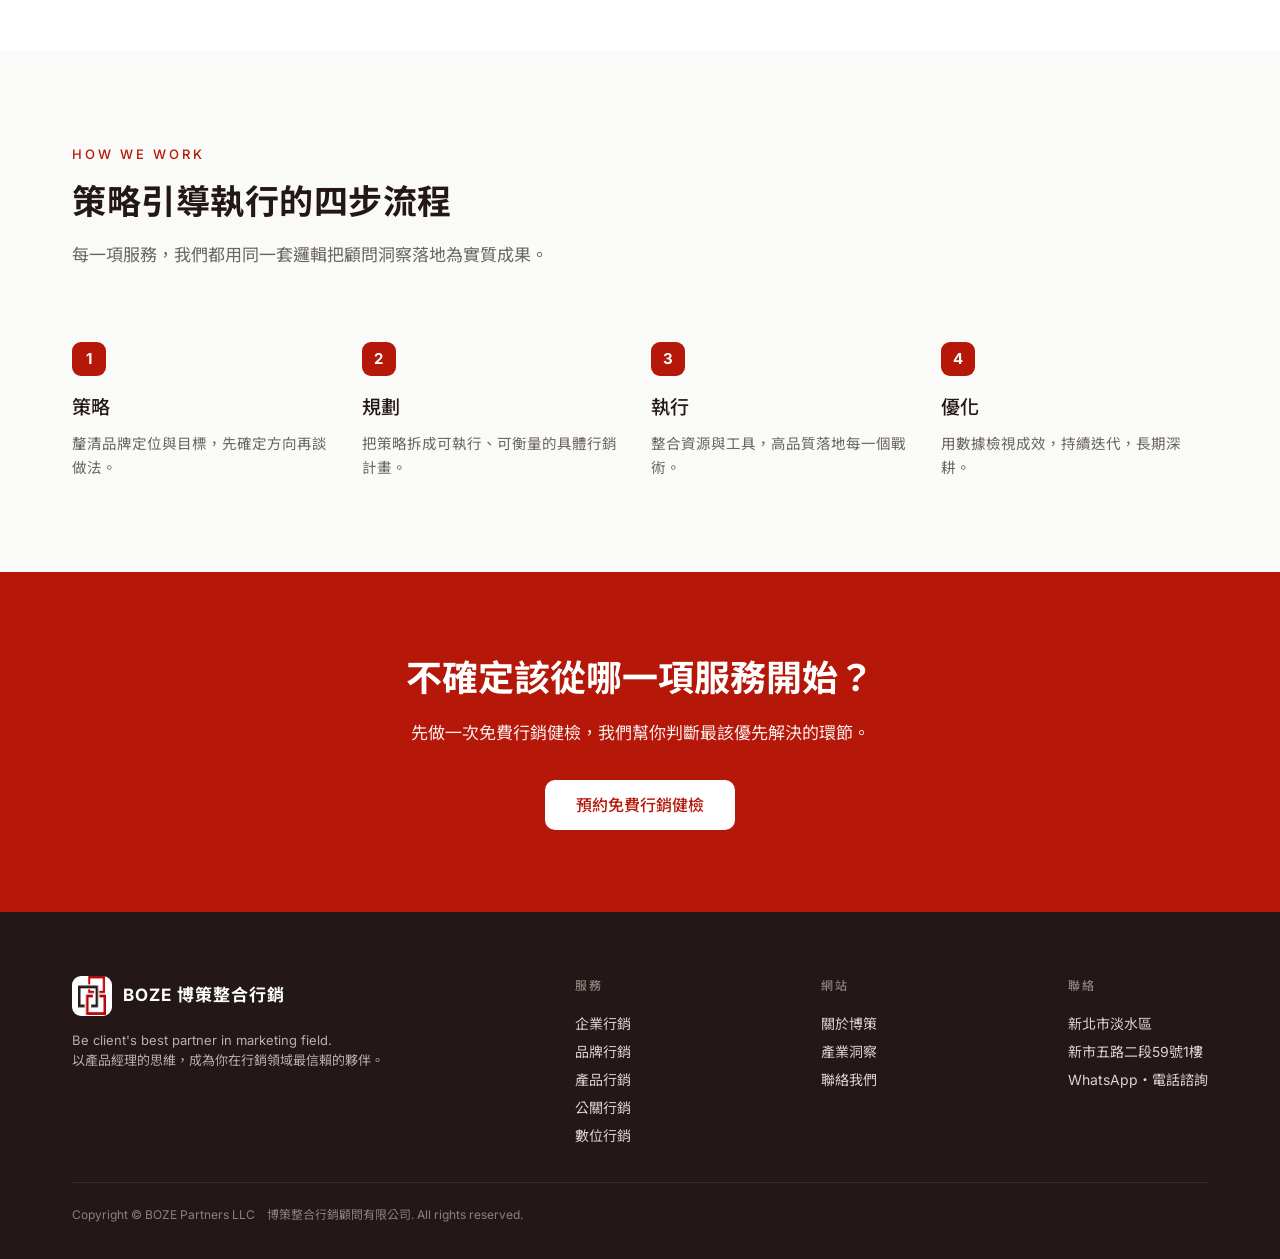
<file: services.html>
<!DOCTYPE html>
<html lang="zh-Hant">
<head>
<meta charset="UTF-8">
<meta name="viewport" content="width=device-width, initial-scale=1.0">
<title>服務範疇｜BOZE 博策整合行銷</title>
<meta name="description" content="博策提供企業行銷、品牌行銷、產品行銷、公關行銷、數位行銷五大整合行銷服務，以策略引導執行，戰術始終不偏離品牌核心。">
<link rel="icon" type="image/png" href="logo-mark.png">
<link rel="stylesheet" href="styles.css">
</head>
<body>

<header class="nav">
  <div class="container nav-inner">
    <a href="index.html" class="brand"><img src="logo-full.png" class="brand-logo" alt="BOZE 博策整合行銷顧問有限公司"></a>
    <ul class="nav-links">
      <li><a href="index.html">首頁</a></li>
      <li><a href="about.html">關於博策</a></li>
      <li><a href="services.html" class="active">服務範疇</a></li>
      <li><a href="insights.html">產業洞察</a></li>
      <li><a href="contact.html">聯絡我們</a></li>
    </ul>
    <div class="nav-cta"><a href="contact.html" class="btn btn-primary">免費行銷健檢</a></div>
    <button class="nav-toggle" aria-label="開啟選單"><svg viewBox="0 0 24 24" fill="none" stroke="currentColor" stroke-width="2" stroke-linecap="round"><path d="M4 6h16"/><path d="M4 12h16"/><path d="M4 18h16"/></svg></button>
  </div>
</header>

<section class="banner">
  <div class="container">
    <div class="eyebrow">Our Service</div>
    <h1>五大服務，<span class="accent">策略引導執行</span></h1>
    <p>從企業定位到數位轉換，一條龍整合。無論從哪一項切入，戰術始終不偏離品牌核心價值。</p>
  </div>
</section>

<section class="section bg-white">
  <div class="container">

    <div class="svc reveal">
      <div class="svc-l"><div class="idx">SERVICE 01</div><h3>企業行銷</h3><div class="en">Corporate Marketing</div></div>
      <div class="svc-r">
        <p>針對企業整體形象進行定位，提供高階市場推廣建議與資源配置，讓企業在市場中建立清楚、一致的專業形象。</p>
        <ul class="feature-list">
          <li><svg viewBox="0 0 24 24" fill="none" stroke-width="2.5" stroke-linecap="round" stroke-linejoin="round"><path d="M20 6 9 17l-5-5"/></svg>企業形象定位與訊息梳理</li>
          <li><svg viewBox="0 0 24 24" fill="none" stroke-width="2.5" stroke-linecap="round" stroke-linejoin="round"><path d="M20 6 9 17l-5-5"/></svg>高階市場推廣策略建議</li>
          <li><svg viewBox="0 0 24 24" fill="none" stroke-width="2.5" stroke-linecap="round" stroke-linejoin="round"><path d="M20 6 9 17l-5-5"/></svg>行銷資源配置與規劃</li>
          <li><svg viewBox="0 0 24 24" fill="none" stroke-width="2.5" stroke-linecap="round" stroke-linejoin="round"><path d="M20 6 9 17l-5-5"/></svg>對外溝通一致性管理</li>
        </ul>
      </div>
    </div>

    <div class="svc reveal">
      <div class="svc-l"><div class="idx">SERVICE 02</div><h3>品牌行銷</h3><div class="en">Brand Marketing</div></div>
      <div class="svc-r">
        <p>品牌是策略。我們確保所有行銷戰術都以品牌為核心發展，讓每一次曝光都在為品牌資產加分，而不是消耗它。</p>
        <ul class="feature-list">
          <li><svg viewBox="0 0 24 24" fill="none" stroke-width="2.5" stroke-linecap="round" stroke-linejoin="round"><path d="M20 6 9 17l-5-5"/></svg>品牌核心價值與定位</li>
          <li><svg viewBox="0 0 24 24" fill="none" stroke-width="2.5" stroke-linecap="round" stroke-linejoin="round"><path d="M20 6 9 17l-5-5"/></svg>品牌識別與調性規範</li>
          <li><svg viewBox="0 0 24 24" fill="none" stroke-width="2.5" stroke-linecap="round" stroke-linejoin="round"><path d="M20 6 9 17l-5-5"/></svg>品牌訊息架構</li>
          <li><svg viewBox="0 0 24 24" fill="none" stroke-width="2.5" stroke-linecap="round" stroke-linejoin="round"><path d="M20 6 9 17l-5-5"/></svg>戰術與品牌一致性把關</li>
        </ul>
      </div>
    </div>

    <div class="svc reveal">
      <div class="svc-l"><div class="idx">SERVICE 03</div><h3>產品行銷</h3><div class="en">Product Marketing</div></div>
      <div class="svc-r">
        <p>以產品經理與品牌經理的思維出發，從產品開發到進入市場的每一個環節，提供專業規劃與上市策略。</p>
        <ul class="feature-list">
          <li><svg viewBox="0 0 24 24" fill="none" stroke-width="2.5" stroke-linecap="round" stroke-linejoin="round"><path d="M20 6 9 17l-5-5"/></svg>市場與競品分析</li>
          <li><svg viewBox="0 0 24 24" fill="none" stroke-width="2.5" stroke-linecap="round" stroke-linejoin="round"><path d="M20 6 9 17l-5-5"/></svg>產品定位與價值主張</li>
          <li><svg viewBox="0 0 24 24" fill="none" stroke-width="2.5" stroke-linecap="round" stroke-linejoin="round"><path d="M20 6 9 17l-5-5"/></svg>上市（Go-to-Market）規劃</li>
          <li><svg viewBox="0 0 24 24" fill="none" stroke-width="2.5" stroke-linecap="round" stroke-linejoin="round"><path d="M20 6 9 17l-5-5"/></svg>銷售與行銷素材</li>
        </ul>
      </div>
    </div>

    <div class="svc reveal">
      <div class="svc-l"><div class="idx">SERVICE 04</div><h3>公關行銷</h3><div class="en">PR Marketing</div></div>
      <div class="svc-r">
        <p>建立專業的媒體溝通橋樑，把品牌訊息轉化為市場的正面影響力，在關鍵時刻累積信任。</p>
        <ul class="feature-list">
          <li><svg viewBox="0 0 24 24" fill="none" stroke-width="2.5" stroke-linecap="round" stroke-linejoin="round"><path d="M20 6 9 17l-5-5"/></svg>媒體關係與新聞稿</li>
          <li><svg viewBox="0 0 24 24" fill="none" stroke-width="2.5" stroke-linecap="round" stroke-linejoin="round"><path d="M20 6 9 17l-5-5"/></svg>品牌故事與公關議題</li>
          <li><svg viewBox="0 0 24 24" fill="none" stroke-width="2.5" stroke-linecap="round" stroke-linejoin="round"><path d="M20 6 9 17l-5-5"/></svg>活動與記者會規劃</li>
          <li><svg viewBox="0 0 24 24" fill="none" stroke-width="2.5" stroke-linecap="round" stroke-linejoin="round"><path d="M20 6 9 17l-5-5"/></svg>危機溝通建議</li>
        </ul>
      </div>
    </div>

    <div class="svc reveal">
      <div class="svc-l"><div class="idx">SERVICE 05</div><h3>數位行銷</h3><div class="en">Digital Marketing</div></div>
      <div class="svc-r">
        <p>運用 SEO、數據分析與廣告投放等數位工具作為戰術執行手段，用數據驅動決策，達成精準轉換。</p>
        <ul class="feature-list">
          <li><svg viewBox="0 0 24 24" fill="none" stroke-width="2.5" stroke-linecap="round" stroke-linejoin="round"><path d="M20 6 9 17l-5-5"/></svg>SEO 搜尋引擎優化</li>
          <li><svg viewBox="0 0 24 24" fill="none" stroke-width="2.5" stroke-linecap="round" stroke-linejoin="round"><path d="M20 6 9 17l-5-5"/></svg>Meta／Google 廣告投放</li>
          <li><svg viewBox="0 0 24 24" fill="none" stroke-width="2.5" stroke-linecap="round" stroke-linejoin="round"><path d="M20 6 9 17l-5-5"/></svg>GA4 數據追蹤與分析</li>
          <li><svg viewBox="0 0 24 24" fill="none" stroke-width="2.5" stroke-linecap="round" stroke-linejoin="round"><path d="M20 6 9 17l-5-5"/></svg>轉換優化（CRO）</li>
        </ul>
      </div>
    </div>

  </div>
</section>

<!-- 執行方式 -->
<section class="section bg-off">
  <div class="container">
    <div class="section-head reveal">
      <div class="eyebrow">How we work</div>
      <h2 class="section-title">策略引導執行的四步流程</h2>
      <p class="section-sub">每一項服務，我們都用同一套邏輯把顧問洞察落地為實質成果。</p>
    </div>
    <div class="steps">
      <div class="step reveal"><div class="n">1</div><h4>策略</h4><p>釐清品牌定位與目標，先確定方向再談做法。</p></div>
      <div class="step reveal"><div class="n">2</div><h4>規劃</h4><p>把策略拆成可執行、可衡量的具體行銷計畫。</p></div>
      <div class="step reveal"><div class="n">3</div><h4>執行</h4><p>整合資源與工具，高品質落地每一個戰術。</p></div>
      <div class="step reveal"><div class="n">4</div><h4>優化</h4><p>用數據檢視成效，持續迭代，長期深耕。</p></div>
    </div>
  </div>
</section>

<section class="bg-red">
  <div class="container cta reveal">
    <h2>不確定該從哪一項服務開始？</h2>
    <p>先做一次免費行銷健檢，我們幫你判斷最該優先解決的環節。</p>
    <div class="cta-actions"><a href="contact.html" class="btn btn-light btn-lg">預約免費行銷健檢</a></div>
  </div>
</section>

<footer class="footer">
  <div class="container">
    <div class="footer-top">
      <div class="fbrand"><div class="brand"><span class="mark-chip"><img src="logo-mark.png" alt="BOZE 標記"></span><span class="brand-name">BOZE 博策整合行銷</span></div><p class="ftag">Be client's best partner in marketing field.<br>以產品經理的思維，成為你在行銷領域最信賴的夥伴。</p></div>
      <div class="fcol"><h5>服務</h5><a href="services.html">企業行銷</a><br><a href="services.html">品牌行銷</a><br><a href="services.html">產品行銷</a><br><a href="services.html">公關行銷</a><br><a href="services.html">數位行銷</a></div>
      <div class="fcol"><h5>網站</h5><a href="about.html">關於博策</a><br><a href="insights.html">產業洞察</a><br><a href="contact.html">聯絡我們</a></div>
      <div class="fcol"><h5>聯絡</h5><p>新北市淡水區<br>新市五路二段59號1樓</p><p>WhatsApp・電話諮詢</p></div>
    </div>
    <div class="footer-divider"></div>
    <div class="footer-copy">Copyright © BOZE Partners LLC　博策整合行銷顧問有限公司. All rights reserved.</div>
  </div>
</footer>

<script src="script.js"></script>
</body>
</html>
</file>
<file: styles.css>
/* ============================================================
   BOZE 博策整合行銷 — 品牌官網樣式
   品牌色：磚紅 #B51709 / 暖黑 #231817 / 白
   佈局：C 磚紅塊面
   ============================================================ */
@import url('https://fonts.googleapis.com/css2?family=Inter:wght@400;500;600;700&family=Noto+Sans+TC:wght@400;500;700&display=swap');

:root{
  --red:#B51709;
  --red-dark:#8E1207;
  --red-tint:#FBEDEB;
  --red-soft:#F6C9C3;
  --ink:#231817;
  --text:#2E2723;
  --muted:#6B6560;
  --faint:#9A938D;
  --line:#ECEAE6;
  --off:#FAFAF8;
  --white:#FFFFFF;
  --footer-line:#3A2C2A;
  --shadow-sm:0 1px 2px rgba(35,24,23,.04), 0 1px 3px rgba(35,24,23,.06);
  --shadow-md:0 4px 16px rgba(35,24,23,.06), 0 2px 6px rgba(35,24,23,.05);
  --radius:14px;
  --maxw:1200px;
  --font:"Inter","Noto Sans TC",-apple-system,BlinkMacSystemFont,"Segoe UI",sans-serif;
}

*{box-sizing:border-box;margin:0;padding:0}
html{scroll-behavior:smooth}
body{
  font-family:var(--font);
  color:var(--text);
  background:var(--white);
  line-height:1.7;
  -webkit-font-smoothing:antialiased;
  font-size:16px;
}
a{color:inherit;text-decoration:none}
img{max-width:100%;display:block}
.container{max-width:var(--maxw);margin:0 auto;padding:0 32px}

/* ---------- Buttons ---------- */
.btn{
  display:inline-flex;align-items:center;gap:8px;
  font-weight:500;font-size:15px;line-height:1;
  padding:14px 24px;border-radius:10px;border:1.5px solid transparent;
  cursor:pointer;transition:.18s ease;white-space:nowrap;
}
.btn svg{width:18px;height:18px}
.btn-primary{background:var(--red);color:#fff}
.btn-primary:hover{background:var(--red-dark)}
.btn-light{background:#fff;color:var(--red)}
.btn-light:hover{background:var(--red-tint)}
.btn-ghost{background:transparent;color:var(--ink);border-color:var(--line)}
.btn-ghost:hover{border-color:var(--ink)}
.btn-ghost-light{background:transparent;color:#fff;border-color:var(--red-soft)}
.btn-ghost-light:hover{background:rgba(255,255,255,.12)}
.btn-lg{padding:16px 30px;font-size:16px}

/* ---------- Header / Nav ---------- */
.nav{
  position:sticky;top:0;z-index:50;background:rgba(255,255,255,.92);
  backdrop-filter:saturate(180%) blur(10px);border-bottom:1px solid var(--line);
}
.nav-inner{display:flex;align-items:center;justify-content:space-between;height:72px}
.brand{display:flex;align-items:center;gap:11px}
.brand-logo{height:44px;width:auto;display:block}
.mark-chip{width:40px;height:40px;border-radius:9px;background:#fff;flex:none;
  display:flex;align-items:center;justify-content:center;padding:6px}
.mark-chip img{width:100%;height:auto;display:block}
.brand-mark{width:26px;height:26px;border-radius:6px;background:var(--red);flex:none;
  position:relative}
.brand-mark::after{content:"";position:absolute;inset:6px 6px auto auto;width:9px;height:9px;
  border:2px solid #fff;border-radius:2px}
.brand-name{font-weight:700;font-size:17px;letter-spacing:1px;color:var(--ink);line-height:1}
.brand-sub{font-size:11px;color:var(--muted);line-height:1.2;margin-top:2px}
.nav-links{display:flex;align-items:center;gap:32px;list-style:none}
.nav-links a{font-size:15px;color:var(--ink);transition:.15s}
.nav-links a:hover{color:var(--red)}
.nav-links a.active{color:var(--red);font-weight:500}
.nav-cta{display:flex;align-items:center;gap:14px}
.nav-toggle{display:none;background:none;border:none;cursor:pointer;color:var(--ink)}
.nav-toggle svg{width:26px;height:26px}

/* ---------- Sections ---------- */
.section{padding:92px 0}
.section-sm{padding:64px 0}
.bg-off{background:var(--off)}
.bg-white{background:#fff}
.bg-ink{background:var(--ink);color:#fff}
.bg-red{background:var(--red);color:#fff}
.eyebrow{font-size:13px;font-weight:500;letter-spacing:3px;color:var(--red);text-transform:uppercase;margin-bottom:14px}
.bg-red .eyebrow,.bg-ink .eyebrow{color:var(--red-soft)}
.section-title{font-size:34px;line-height:1.35;font-weight:700;color:var(--ink);letter-spacing:.5px;max-width:780px}
.bg-red .section-title,.bg-ink .section-title{color:#fff}
.section-sub{font-size:17px;color:var(--muted);margin-top:16px;max-width:720px;line-height:1.7}
.bg-red .section-sub{color:var(--red-tint)}
.bg-ink .section-sub{color:#B7B0AB}
.section-head{margin-bottom:48px}

/* ---------- Hero (首頁 磚紅塊面) ---------- */
.hero{background:var(--red);color:#fff;padding:104px 0 108px}
.hero .eyebrow{color:var(--red-soft)}
.hero h1{font-size:60px;line-height:1.24;font-weight:700;letter-spacing:1px;max-width:900px}
.hero .lead-en{font-size:22px;color:var(--red-tint);margin-top:20px;font-weight:400;letter-spacing:.5px}
.hero p.lead{font-size:17px;color:#FBEDEB;margin-top:20px;max-width:640px;line-height:1.75}
.hero-actions{display:flex;gap:14px;margin-top:36px;flex-wrap:wrap}

/* ---------- Page banner (內頁 hero) ---------- */
.banner{background:var(--ink);color:#fff;padding:80px 0}
.banner .eyebrow{color:var(--red-soft)}
.banner h1{font-size:46px;line-height:1.3;font-weight:700;letter-spacing:1px;color:#fff;max-width:840px}
.banner p{font-size:18px;color:#B7B0AB;margin-top:18px;max-width:680px}
.banner .accent{color:var(--red-soft)}

/* ---------- Grid & Cards ---------- */
.grid{display:grid;gap:22px}
.grid-2{grid-template-columns:repeat(2,1fr)}
.grid-3{grid-template-columns:repeat(3,1fr)}
.grid-4{grid-template-columns:repeat(4,1fr)}
.card{background:#fff;border:1px solid var(--line);border-radius:var(--radius);padding:30px 28px;
  transition:.2s ease}
.bg-white .card{background:var(--off)}
.card:hover{box-shadow:var(--shadow-md);transform:translateY(-2px);border-color:#E0DCD5}
.card .num{font-size:15px;font-weight:700;color:var(--red);letter-spacing:1px}
.card .icon{width:46px;height:46px;border-radius:11px;background:var(--red-tint);
  display:flex;align-items:center;justify-content:center;margin-bottom:18px}
.card .icon svg{width:23px;height:23px;color:var(--red);stroke:var(--red)}
.card h3{font-size:20px;font-weight:500;color:var(--ink);margin:6px 0 10px}
.card p{font-size:15px;color:var(--muted);line-height:1.72}
.card .more{display:inline-flex;align-items:center;gap:6px;color:var(--red);font-size:14px;
  font-weight:500;margin-top:16px}
.card .more svg{width:16px;height:16px}
.tag{display:inline-block;font-size:12px;font-weight:500;letter-spacing:2px;color:var(--red);
  text-transform:uppercase;margin-bottom:12px}

/* ---------- Service rows ---------- */
.srow{display:flex;align-items:center;gap:28px;background:#fff;border:1px solid var(--line);
  border-radius:var(--radius);padding:26px 30px;transition:.2s}
.bg-off .srow{background:#fff}
.srow:hover{box-shadow:var(--shadow-md);border-color:#E0DCD5;transform:translateY(-2px)}
.srow .s-head{width:240px;flex:none}
.srow .s-head h3{font-size:21px;font-weight:500;color:var(--ink)}
.srow .s-head .en{font-size:12px;color:var(--faint);letter-spacing:1px;margin-top:2px}
.srow p{flex:1;font-size:16px;color:var(--muted);line-height:1.65}
.srow .arrow{color:var(--red);flex:none}
.srow .arrow svg{width:24px;height:24px}

/* ---------- Detailed service block ---------- */
.svc{display:grid;grid-template-columns:340px 1fr;gap:40px;padding:44px 0;border-top:1px solid var(--line)}
.svc:first-of-type{border-top:none}
.svc .svc-l .idx{font-size:14px;font-weight:700;color:var(--red);letter-spacing:2px}
.svc .svc-l h3{font-size:26px;font-weight:700;color:var(--ink);margin:10px 0 4px}
.svc .svc-l .en{font-size:14px;color:var(--faint);letter-spacing:1px}
.svc .svc-r>p{font-size:17px;color:var(--text);line-height:1.75;margin-bottom:18px}
.feature-list{list-style:none;display:grid;grid-template-columns:1fr 1fr;gap:12px 28px}
.feature-list li{display:flex;gap:10px;font-size:15px;color:var(--muted);line-height:1.5}
.feature-list li svg{width:18px;height:18px;color:var(--red);stroke:var(--red);flex:none;margin-top:3px}

/* ---------- Quote band ---------- */
.quote{text-align:center;padding:76px 0}
.quote .q{font-size:30px;font-weight:500;line-height:1.5;max-width:920px;margin:0 auto;color:#fff}
.quote .q-zh{font-size:17px;color:#B7B0AB;margin-top:16px}

/* ---------- Vision / value split ---------- */
.split{display:grid;grid-template-columns:1fr 1fr;gap:24px}
.vcard{border:1px solid var(--line);border-radius:var(--radius);padding:38px 34px;background:var(--off)}
.vcard .k{font-size:13px;font-weight:500;letter-spacing:2px;color:var(--red);text-transform:uppercase}
.vcard .en{font-size:24px;font-weight:600;color:var(--ink);margin:14px 0 8px;line-height:1.4}
.vcard .zh{font-size:16px;color:var(--muted)}

/* ---------- Process steps ---------- */
.steps{display:grid;grid-template-columns:repeat(4,1fr);gap:22px}
.step{position:relative;padding-top:24px}
.step .n{font-size:15px;font-weight:700;color:#fff;background:var(--red);width:34px;height:34px;
  border-radius:9px;display:flex;align-items:center;justify-content:center;margin-bottom:16px}
.step h4{font-size:19px;font-weight:500;color:var(--ink);margin-bottom:8px}
.step p{font-size:14.5px;color:var(--muted);line-height:1.65}

/* ---------- CTA band ---------- */
.cta{text-align:center;padding:82px 0}
.cta h2{font-size:36px;font-weight:700;color:#fff;line-height:1.35;max-width:820px;margin:0 auto}
.cta p{font-size:17px;color:var(--red-tint);margin:16px auto 0;max-width:680px}
.cta .cta-actions{margin-top:32px;display:flex;gap:14px;justify-content:center;flex-wrap:wrap}

/* ---------- Contact ---------- */
.contact-grid{display:grid;grid-template-columns:1fr 1fr;gap:48px;align-items:start}
.info-item{display:flex;gap:16px;padding:22px 0;border-bottom:1px solid var(--line)}
.info-item:last-child{border-bottom:none}
.info-item .ic{width:44px;height:44px;border-radius:11px;background:var(--red-tint);flex:none;
  display:flex;align-items:center;justify-content:center}
.info-item .ic svg{width:22px;height:22px;color:var(--red);stroke:var(--red)}
.info-item .k{font-size:13px;color:var(--faint);letter-spacing:1px;margin-bottom:3px}
.info-item .v{font-size:16px;color:var(--ink);font-weight:500}
.info-item .v small{display:block;font-weight:400;color:var(--muted);font-size:14px;margin-top:2px}
.form{background:var(--off);border:1px solid var(--line);border-radius:var(--radius);padding:36px 34px}
.form h3{font-size:20px;font-weight:500;color:var(--ink);margin-bottom:6px}
.form .form-sub{font-size:14px;color:var(--muted);margin-bottom:24px}
.field{margin-bottom:18px}
.field label{display:block;font-size:14px;color:var(--ink);font-weight:500;margin-bottom:7px}
.field input,.field select,.field textarea{
  width:100%;font-family:var(--font);font-size:15px;color:var(--ink);
  padding:12px 14px;border:1px solid var(--line);border-radius:10px;background:#fff;transition:.15s}
.field input:focus,.field select:focus,.field textarea:focus{
  outline:none;border-color:var(--red);box-shadow:0 0 0 3px var(--red-tint)}
.field textarea{resize:vertical;min-height:120px}
.field-row{display:grid;grid-template-columns:1fr 1fr;gap:16px}
.map-box{background:var(--ink);border-radius:var(--radius);padding:40px 34px;color:#fff;
  min-height:220px;display:flex;flex-direction:column;justify-content:flex-end;
  background-image:linear-gradient(135deg,rgba(181,23,9,.25),rgba(35,24,23,.05))}
.map-box .mk{font-size:13px;letter-spacing:2px;color:var(--red-soft);margin-bottom:8px}
.map-box .ma{font-size:19px;font-weight:500}
.map-box .note{font-size:13px;color:#B7B0AB;margin-top:8px}

/* ---------- Footer ---------- */
.footer{background:var(--ink);color:#fff;padding:64px 0 34px}
.footer-top{display:flex;justify-content:space-between;gap:40px;flex-wrap:wrap}
.footer .fbrand{max-width:320px}
.footer .fbrand .brand-name{color:#fff}
.footer .ftag{font-size:13px;color:#B7B0AB;margin-top:14px;line-height:1.6}
.footer .fcol h5{font-size:12px;font-weight:500;letter-spacing:2px;color:#8A827C;
  text-transform:uppercase;margin-bottom:14px}
.footer .fcol a,.footer .fcol p{font-size:14px;color:#D9D4CF;line-height:2}
.footer .fcol a:hover{color:#fff}
.footer-divider{height:1px;background:var(--footer-line);margin:32px 0 22px}
.footer-copy{font-size:12px;color:#8A827C}

/* ---------- Reveal on scroll ---------- */
.reveal{opacity:0;transform:translateY(18px);transition:.6s cubic-bezier(.22,.61,.36,1)}
.reveal.in{opacity:1;transform:none}

/* ---------- Responsive ---------- */
@media(max-width:960px){
  .grid-3,.grid-4{grid-template-columns:repeat(2,1fr)}
  .svc{grid-template-columns:1fr;gap:18px}
  .steps{grid-template-columns:repeat(2,1fr)}
  .hero h1{font-size:44px}
  .banner h1{font-size:36px}
  .section-title{font-size:28px}
  .contact-grid{grid-template-columns:1fr}
  .split{grid-template-columns:1fr}
}
@media(max-width:680px){
  .container{padding:0 20px}
  .brand-logo{height:36px}
  .nav-links,.nav-cta .btn{display:none}
  .nav-toggle{display:block}
  .nav-links.open{display:flex;position:absolute;top:72px;left:0;right:0;background:#fff;
    flex-direction:column;gap:0;padding:8px 0;border-bottom:1px solid var(--line);box-shadow:var(--shadow-md)}
  .nav-links.open li{width:100%}
  .nav-links.open a{display:block;padding:14px 24px}
  .grid-2,.grid-3,.grid-4{grid-template-columns:1fr}
  .srow{flex-direction:column;align-items:flex-start;gap:12px}
  .srow .s-head{width:auto}
  .srow .arrow{display:none}
  .feature-list{grid-template-columns:1fr}
  .field-row{grid-template-columns:1fr}
  .hero{padding:72px 0}
  .hero h1{font-size:34px}
  .section{padding:64px 0}
  .cta h2,.section-title{font-size:26px}
  .quote .q{font-size:23px}
}
</file>
